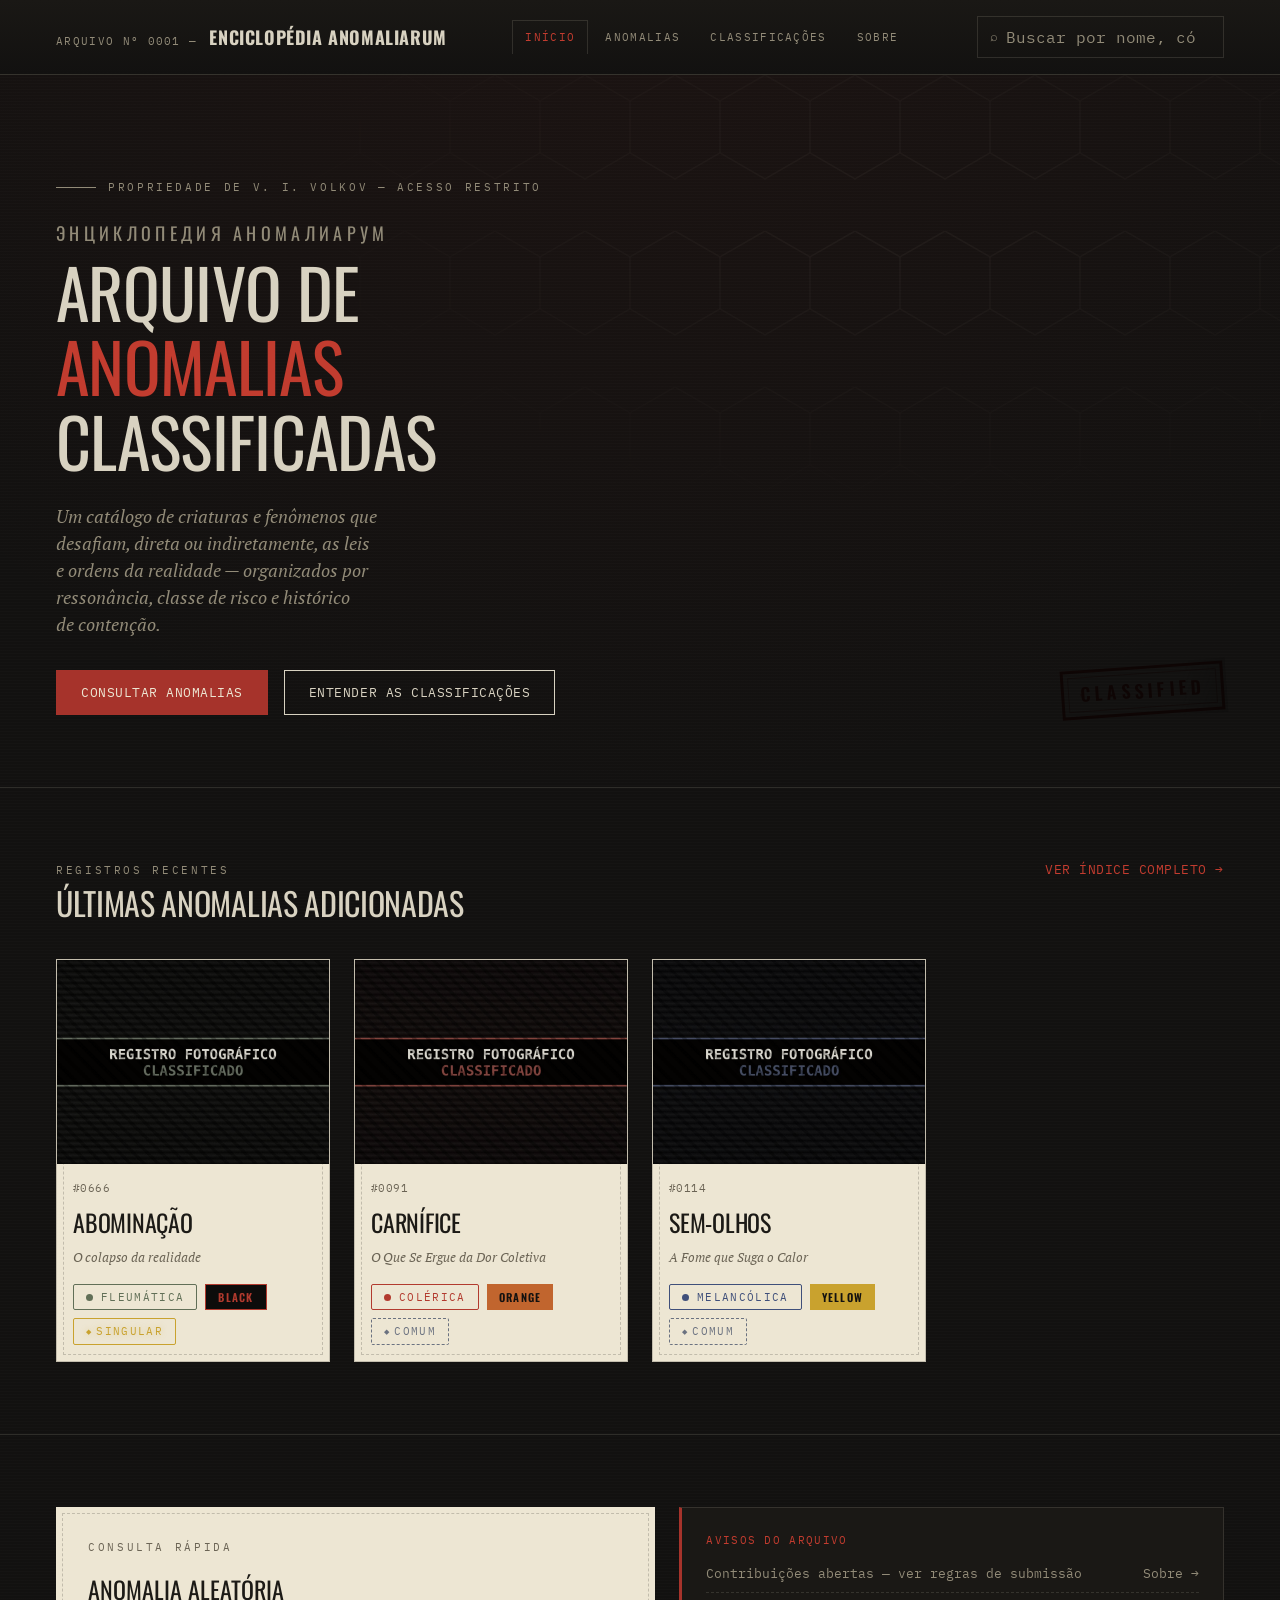
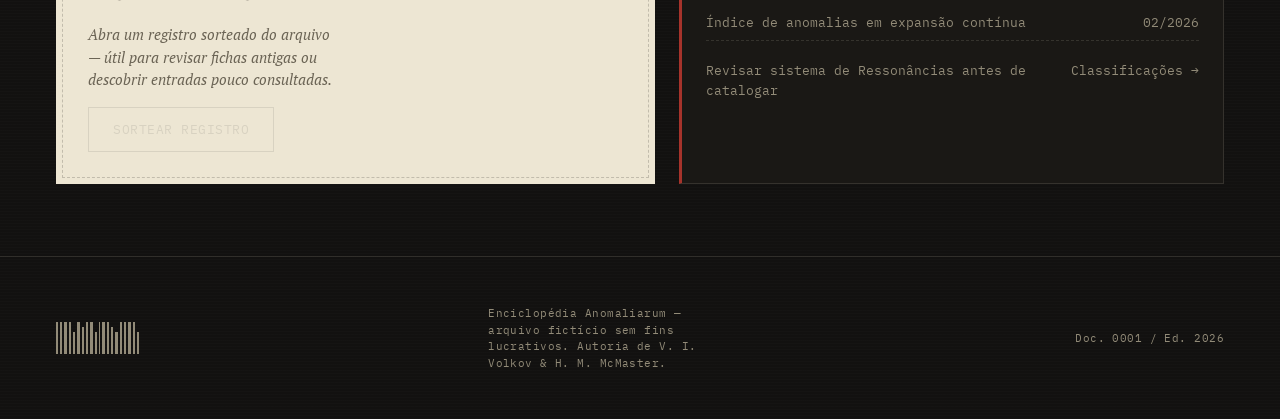
<file: index.html>
<!DOCTYPE html>
<html lang="pt-BR">
<head>
  <meta charset="UTF-8">
  <meta name="viewport" content="width=device-width, initial-scale=1.0">
  <title>Enciclopédia Anomaliarum — Arquivo de Anomalias Classificadas</title>
  <meta name="description" content="Arquivo confidencial de anomalias classificadas: criaturas e fenômenos que desafiam as leis da realidade, catalogados por ressonância e classe de risco.">

  <link rel="preconnect" href="https://fonts.googleapis.com">
  <link rel="preconnect" href="https://fonts.gstatic.com" crossorigin>
  <link href="https://fonts.googleapis.com/css2?family=Oswald:wght@400;500;600;700&family=IBM+Plex+Mono:wght@400;500;600&family=PT+Serif:ital,wght@0,400;1,400;0,700&display=swap" rel="stylesheet">

  <link rel="stylesheet" href="css/reset.css">
  <link rel="stylesheet" href="css/variables.css">
  <link rel="stylesheet" href="css/style.css">
  <link rel="stylesheet" href="css/components.css">
</head>
<body>
  <a class="skip-link" href="#conteudo">Pular para o conteúdo</a>

  <header class="site-header">
    <div class="container site-header__bar">
      <a href="index.html" class="site-header__brand">
        <span class="case-no">ARQUIVO Nº 0001 —</span>
        <strong>Enciclopédia&nbsp;Anomaliarum</strong>
      </a>

      <nav class="site-nav" aria-label="Navegação principal">
        <a class="dossier-tab" href="index.html" aria-current="page">Início</a>
        <a class="dossier-tab" href="anomalias.html">Anomalias</a>
        <a class="dossier-tab" href="classificacoes.html">Classificações</a>
        <a class="dossier-tab" href="sobre.html">Sobre</a>
      </nav>

      <form class="site-header__search" role="search" action="anomalias.html" method="get">
        <label for="busca-global" class="visually-hidden">Buscar anomalia</label>
        <span aria-hidden="true">⌕</span>
        <input type="search" id="busca-global" name="q" placeholder="Buscar por nome, código…">
      </form>
    </div>
  </header>

  <main id="conteudo">
    <section class="hero">
      <div class="hero__hex-field" aria-hidden="true"></div>
      <div class="container">
        <p class="hero__eyebrow">Propriedade de V. I. Volkov — acesso restrito</p>

        <div class="hero__grid">
          <div>
            <p class="hero__title-ru">Энциклопедия Аномалиарум</p>
            <h1 class="hero__title">Arquivo de <em>anomalias</em> classificadas</h1>
            <p class="hero__lede">
              Um catálogo de criaturas e fenômenos que desafiam, direta ou
              indiretamente, as leis e ordens da realidade — organizados por
              ressonância, classe de risco e histórico de contenção.
            </p>
            <div class="hero__actions">
              <a class="btn btn--primary" href="anomalias.html">Consultar anomalias</a>
              <a class="btn" href="classificacoes.html">Entender as classificações</a>
            </div>
          </div>

          <div class="hero__stamp-wrap" aria-hidden="true">
            <span class="stamp"><span class="stamp__grain"></span>Classified</span>
          </div>
        </div>
      </div>
    </section>

    <section class="section" aria-labelledby="destaques-titulo">
      <div class="container">
        <div class="section__header">
          <div>
            <p class="section__eyebrow">Registros recentes</p>
            <h2 class="section__title" id="destaques-titulo">Últimas anomalias adicionadas</h2>
          </div>
          <a class="section__link" href="anomalias.html">Ver índice completo →</a>
        </div>

        <div class="grid-destaques" id="destaques-grid" aria-live="polite">
          <div class="estado-vazio">
            <span class="estado-vazio__selo">Carregando</span>
            <h3 class="estado-vazio__titulo">Consultando o arquivo…</h3>
            <p class="estado-vazio__texto">Buscando os registros mais recentes.</p>
          </div>
        </div>
      </div>
    </section>

    <section class="section" aria-labelledby="painel-titulo">
      <div class="container">
        <h2 class="visually-hidden" id="painel-titulo">Painel de arquivo</h2>
        <div class="grid-destaques grid-destaques--painel">
          <div class="panel-aleatoria">
            <p class="section__eyebrow" style="color: var(--ink-faded);">Consulta rápida</p>
            <h3 class="panel-aleatoria__title">Anomalia aleatória</h3>
            <p class="panel-aleatoria__desc">
              Abra um registro sorteado do arquivo — útil para revisar
              fichas antigas ou descobrir entradas pouco consultadas.
            </p>
            <a class="btn" href="anomalias.html?aleatoria=1">Sortear registro</a>
          </div>

          <div class="panel-aviso">
            <p class="panel-aviso__label">Avisos do arquivo</p>
            <div class="panel-aviso__lista">
              <div class="panel-aviso__item">
                <span>Contribuições abertas — ver regras de submissão</span>
                <span>Sobre →</span>
              </div>
              <div class="panel-aviso__item">
                <span>Índice de anomalias em expansão contínua</span>
                <span>02/2026</span>
              </div>
              <div class="panel-aviso__item">
                <span>Revisar sistema de Ressonâncias antes de catalogar</span>
                <span>Classificações →</span>
              </div>
            </div>
          </div>
        </div>
      </div>
    </section>
  </main>

  <footer class="site-footer">
    <div class="container site-footer__row">
      <div class="barcode" aria-hidden="true">
        <span></span><span></span><span></span><span></span><span></span>
        <span></span><span></span><span></span><span></span><span></span>
        <span></span><span></span><span></span><span></span><span></span>
        <span></span><span></span><span></span><span></span><span></span>
      </div>
      <p class="site-footer__legal">
        Enciclopédia Anomaliarum — arquivo fictício sem fins lucrativos.
        Autoria de V. I. Volkov &amp; H. M. McMaster.
      </p>
      <p class="barcode__caption text-faded">Doc. 0001 / Ed. 2026</p>
    </div>
  </footer>

  <script src="js/utils.js"></script>
  <script src="js/data-loader.js"></script>
  <script src="js/render-cards.js"></script>
  <script src="js/search.js"></script>
  <script src="js/main.js" defer></script>
  <script>
    (function () {
      "use strict";
      var Enciclopedia = window.Enciclopedia;
      var grid = document.getElementById("destaques-grid");
      var LIMITE = 3;

      Enciclopedia.dataLoader.carregarTodas()
        .then(function (lista) {
          var recentes = Enciclopedia.search
            .ordenar(lista, "recentes")
            .slice(0, LIMITE);

          if (recentes.length === 0) {
            Enciclopedia.renderCards.renderizarEstadoVazio(grid, {
              titulo: "Nenhuma anomalia cadastrada ainda",
              texto: "Este arquivo está sendo montado. Volte em breve para ver os primeiros registros."
            });
            return;
          }

          Enciclopedia.renderCards.renderizar(recentes, grid);
        })
        .catch(function (erro) {
          Enciclopedia.renderCards.renderizarErro(grid, erro);
        });
    })();
  </script>
</body>
</html>
</file>
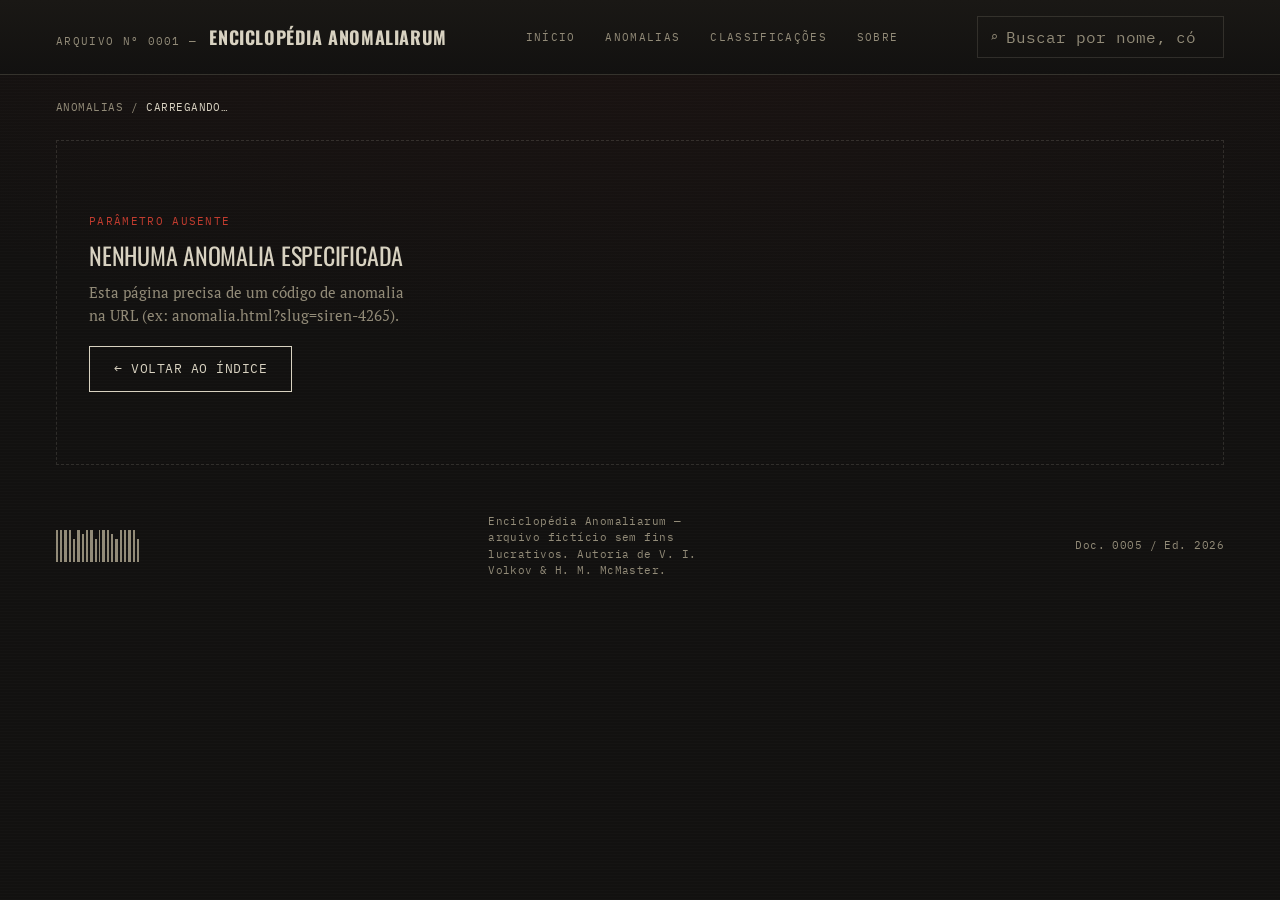
<file: anomalia.html>
<!DOCTYPE html>
<html lang="pt-BR">
<head>
  <meta charset="UTF-8">
  <meta name="viewport" content="width=device-width, initial-scale=1.0">
  <title>Ficha de Anomalia — Enciclopédia Anomaliarum</title>
  <meta name="description" content="Ficha individual de anomalia classificada: dados biográficos, físicos, atributos e notas de campo.">

  <link rel="preconnect" href="https://fonts.googleapis.com">
  <link rel="preconnect" href="https://fonts.gstatic.com" crossorigin>
  <link href="https://fonts.googleapis.com/css2?family=Oswald:wght@400;500;600;700&family=IBM+Plex+Mono:wght@400;500;600&family=PT+Serif:ital,wght@0,400;1,400;0,700&display=swap" rel="stylesheet">

  <link rel="stylesheet" href="css/reset.css">
  <link rel="stylesheet" href="css/variables.css">
  <link rel="stylesheet" href="css/style.css">
  <link rel="stylesheet" href="css/components.css">
  <link rel="stylesheet" href="css/ficha.css">
</head>
<body>
  <a class="skip-link" href="#conteudo">Pular para o conteúdo</a>

  <header class="site-header">
    <div class="container site-header__bar">
      <a href="index.html" class="site-header__brand">
        <span class="case-no">ARQUIVO Nº 0001 —</span>
        <strong>Enciclopédia&nbsp;Anomaliarum</strong>
      </a>

      <nav class="site-nav" aria-label="Navegação principal">
        <a class="dossier-tab" href="index.html">Início</a>
        <a class="dossier-tab" href="anomalias.html" aria-current="page">Anomalias</a>
        <a class="dossier-tab" href="classificacoes.html">Classificações</a>
        <a class="dossier-tab" href="sobre.html">Sobre</a>
      </nav>

      <form class="site-header__search" role="search" action="anomalias.html" method="get">
        <label for="busca-global" class="visually-hidden">Buscar anomalia</label>
        <span aria-hidden="true">⌕</span>
        <input type="search" id="busca-global" name="q" placeholder="Buscar por nome, código…">
      </form>
    </div>
  </header>

  <main id="conteudo">
    <div class="container">
      <p class="ficha-breadcrumb">
        <a href="anomalias.html">Anomalias</a>
        <span aria-hidden="true">/</span>
        <span class="ficha-breadcrumb__atual" id="breadcrumb-atual">Carregando…</span>
      </p>

      <div id="ficha-root">
        <div class="ficha-estado">
          <span class="estado-vazio__selo">Consultando arquivo</span>
          <h1 class="estado-vazio__titulo">Abrindo registro…</h1>
          <p class="estado-vazio__texto">Aguarde enquanto os dados desta anomalia são carregados.</p>
        </div>
      </div>
    </div>
  </main>

  <footer class="site-footer">
    <div class="container site-footer__row">
      <div class="barcode" aria-hidden="true">
        <span></span><span></span><span></span><span></span><span></span>
        <span></span><span></span><span></span><span></span><span></span>
        <span></span><span></span><span></span><span></span><span></span>
        <span></span><span></span><span></span><span></span><span></span>
      </div>
      <p class="site-footer__legal">
        Enciclopédia Anomaliarum — arquivo fictício sem fins lucrativos.
        Autoria de V. I. Volkov &amp; H. M. McMaster.
      </p>
      <p class="barcode__caption text-faded">Doc. 0005 / Ed. 2026</p>
    </div>
  </footer>

  <script src="js/utils.js"></script>
  <script src="js/data-loader.js"></script>
  <script src="js/render-ficha.js"></script>
  <script src="js/main.js" defer></script>
  <script>
    (function () {
      "use strict";

      var Enciclopedia = window.Enciclopedia;
      var root = document.getElementById("ficha-root");

      function lerSlug() {
        var params = new URLSearchParams(window.location.search);
        return params.get("slug");
      }

      async function iniciar() {
        var slug = lerSlug();

        if (!slug) {
          Enciclopedia.renderFicha.renderizarEstadoErro(root, {
            selo: "Parâmetro ausente",
            titulo: "Nenhuma anomalia especificada",
            texto: "Esta página precisa de um código de anomalia na URL (ex: anomalia.html?slug=siren-4265)."
          });
          return;
        }

        try {
          var anomalia = await Enciclopedia.dataLoader.carregarAnomalia(slug);
          root.innerHTML = Enciclopedia.renderFicha.montarFicha(anomalia);
          Enciclopedia.renderFicha.atualizarMetadados(anomalia);
        } catch (erro) {
          console.error("[Enciclopedia] falha ao carregar a ficha:", erro);
          Enciclopedia.renderFicha.renderizarEstadoErro(root, {
            texto: "O registro \"" + slug + "\" não foi encontrado no arquivo, ou o dados.json está corrompido."
          });
        }
      }

      iniciar();
    })();
  </script>
</body>
</html>
</file>
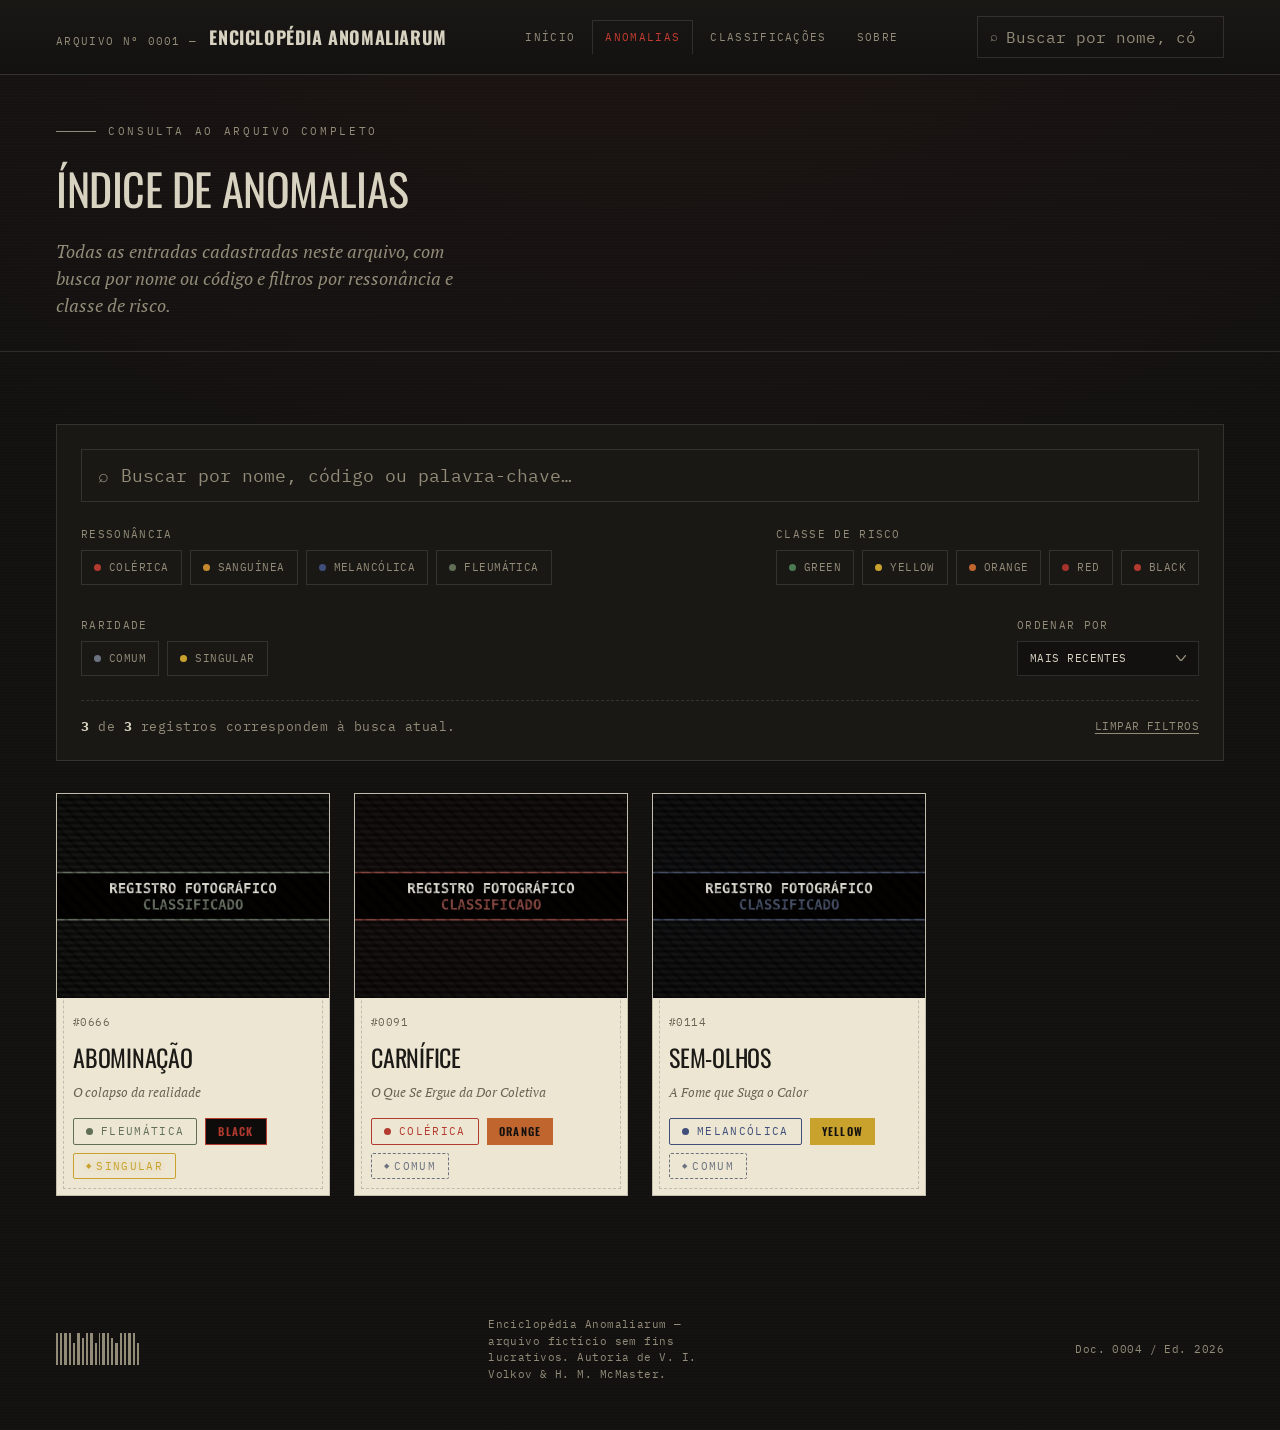
<file: anomalias.html>
<!DOCTYPE html>
<html lang="pt-BR">
<head>
  <meta charset="UTF-8">
  <meta name="viewport" content="width=device-width, initial-scale=1.0">
  <title>Índice de Anomalias — Enciclopédia Anomaliarum</title>
  <meta name="description" content="Índice completo de anomalias classificadas, com busca por nome ou código e filtros por ressonância e classe de risco.">

  <link rel="preconnect" href="https://fonts.googleapis.com">
  <link rel="preconnect" href="https://fonts.gstatic.com" crossorigin>
  <link href="https://fonts.googleapis.com/css2?family=Oswald:wght@400;500;600;700&family=IBM+Plex+Mono:wght@400;500;600&family=PT+Serif:ital,wght@0,400;1,400;0,700&display=swap" rel="stylesheet">

  <link rel="stylesheet" href="css/reset.css">
  <link rel="stylesheet" href="css/variables.css">
  <link rel="stylesheet" href="css/style.css">
  <link rel="stylesheet" href="css/components.css">
</head>
<body>
  <a class="skip-link" href="#conteudo">Pular para o conteúdo</a>

  <header class="site-header">
    <div class="container site-header__bar">
      <a href="index.html" class="site-header__brand">
        <span class="case-no">ARQUIVO Nº 0001 —</span>
        <strong>Enciclopédia&nbsp;Anomaliarum</strong>
      </a>

      <nav class="site-nav" aria-label="Navegação principal">
        <a class="dossier-tab" href="index.html">Início</a>
        <a class="dossier-tab" href="anomalias.html" aria-current="page">Anomalias</a>
        <a class="dossier-tab" href="classificacoes.html">Classificações</a>
        <a class="dossier-tab" href="sobre.html">Sobre</a>
      </nav>

      <form class="site-header__search" role="search" action="anomalias.html" method="get">
        <label for="busca-global" class="visually-hidden">Buscar anomalia</label>
        <span aria-hidden="true">⌕</span>
        <input type="search" id="busca-global" name="q" placeholder="Buscar por nome, código…">
      </form>
    </div>
  </header>

  <main id="conteudo">
    <section class="page-hero">
      <div class="container">
        <p class="page-hero__eyebrow">Consulta ao arquivo completo</p>
        <h1 class="page-hero__title">Índice de anomalias</h1>
        <p class="page-hero__lede">
          Todas as entradas cadastradas neste arquivo, com busca por nome
          ou código e filtros por ressonância e classe de risco.
        </p>
      </div>
    </section>

    <section class="section" style="border-bottom: none;">
      <div class="container">

        <form class="filtro-painel" id="form-filtros" role="search" aria-label="Busca e filtros de anomalias">
          <div class="campo-busca-grande">
            <span aria-hidden="true">⌕</span>
            <label for="busca-indice" class="visually-hidden">Buscar por nome, código ou palavra-chave</label>
            <input type="search" id="busca-indice" name="q" placeholder="Buscar por nome, código ou palavra-chave…" autocomplete="off">
          </div>

          <div class="filtro-linha">
            <div class="filtro-grupo" role="group" aria-label="Filtrar por ressonância">
              <span class="filtro-grupo__label">Ressonância</span>
              <div class="filtro-grupo__opcoes" id="filtro-ressonancia">
                <button type="button" class="chip-toggle" style="--chip-cor: var(--res-colerica);" data-ressonancia="colerica" aria-pressed="false">Colérica</button>
                <button type="button" class="chip-toggle" style="--chip-cor: var(--res-sanguinea);" data-ressonancia="sanguinea" aria-pressed="false">Sanguínea</button>
                <button type="button" class="chip-toggle" style="--chip-cor: var(--res-melancolica);" data-ressonancia="melancolica" aria-pressed="false">Melancólica</button>
                <button type="button" class="chip-toggle" style="--chip-cor: var(--res-fleumatica);" data-ressonancia="fleumatica" aria-pressed="false">Fleumática</button>
              </div>
            </div>

            <div class="filtro-grupo" role="group" aria-label="Filtrar por classe de risco">
              <span class="filtro-grupo__label">Classe de risco</span>
              <div class="filtro-grupo__opcoes" id="filtro-classe">
                <button type="button" class="chip-toggle" style="--chip-cor: var(--classe-green);" data-classe="green" aria-pressed="false">Green</button>
                <button type="button" class="chip-toggle" style="--chip-cor: var(--classe-yellow);" data-classe="yellow" aria-pressed="false">Yellow</button>
                <button type="button" class="chip-toggle" style="--chip-cor: var(--classe-orange);" data-classe="orange" aria-pressed="false">Orange</button>
                <button type="button" class="chip-toggle" style="--chip-cor: var(--classe-red);" data-classe="red" aria-pressed="false">Red</button>
                <button type="button" class="chip-toggle" style="--chip-cor: var(--classe-black-outline);" data-classe="black" aria-pressed="false">Black</button>
              </div>
            </div>

            <div class="filtro-grupo" role="group" aria-label="Filtrar por raridade">
              <span class="filtro-grupo__label">Raridade</span>
              <div class="filtro-grupo__opcoes" id="filtro-raridade">
                <button type="button" class="chip-toggle" style="--chip-cor: var(--raridade-comum);" data-raridade="comum" aria-pressed="false">Comum</button>
                <button type="button" class="chip-toggle" style="--chip-cor: var(--raridade-singular);" data-raridade="singular" aria-pressed="false">Singular</button>
              </div>
            </div>

            <div class="filtro-grupo">
              <label class="filtro-grupo__label" for="ordenacao">Ordenar por</label>
              <select class="select-mono" id="ordenacao" name="ordenacao">
                <option value="recentes">Mais recentes</option>
                <option value="alfabetica">Ordem alfabética</option>
                <option value="classe">Classe de risco</option>
              </select>
            </div>
          </div>

          <div class="filtro-rodape">
            <p class="resultado-contagem" id="resultado-contagem" aria-live="polite">Carregando arquivo…</p>
            <button type="button" class="btn-limpar" id="btn-limpar-filtros">Limpar filtros</button>
          </div>
        </form>

        <div class="grid-destaques" id="anomalias-grid" style="margin-top: var(--sp-6);" aria-live="polite">
          <div class="estado-vazio">
            <span class="estado-vazio__selo">Carregando</span>
            <h3 class="estado-vazio__titulo">Consultando o arquivo…</h3>
            <p class="estado-vazio__texto">Buscando os registros cadastrados.</p>
          </div>
        </div>

        <noscript>
          <p class="text-faded" style="margin-top: var(--sp-5);">
            Este índice depende de JavaScript para carregar os registros.
            Habilite o JavaScript do navegador para consultar as anomalias.
          </p>
        </noscript>
      </div>
    </section>
  </main>

  <footer class="site-footer">
    <div class="container site-footer__row">
      <div class="barcode" aria-hidden="true">
        <span></span><span></span><span></span><span></span><span></span>
        <span></span><span></span><span></span><span></span><span></span>
        <span></span><span></span><span></span><span></span><span></span>
        <span></span><span></span><span></span><span></span><span></span>
      </div>
      <p class="site-footer__legal">
        Enciclopédia Anomaliarum — arquivo fictício sem fins lucrativos.
        Autoria de V. I. Volkov &amp; H. M. McMaster.
      </p>
      <p class="barcode__caption text-faded">Doc. 0004 / Ed. 2026</p>
    </div>
  </footer>

  <script src="js/utils.js"></script>
  <script src="js/data-loader.js"></script>
  <script src="js/render-cards.js"></script>
  <script src="js/search.js"></script>
  <script src="js/main.js" defer></script>
  <script>
    (function () {
      "use strict";

      var Enciclopedia = window.Enciclopedia;
      var grid = document.getElementById("anomalias-grid");
      var contagemEl = document.getElementById("resultado-contagem");
      var campoBusca = document.getElementById("busca-indice");
      var selectOrdenacao = document.getElementById("ordenacao");
      var btnLimpar = document.getElementById("btn-limpar-filtros");
      var gruposChip = [
        { container: document.getElementById("filtro-ressonancia"), atributo: "ressonancia" },
        { container: document.getElementById("filtro-classe"), atributo: "classe" },
        { container: document.getElementById("filtro-raridade"), atributo: "raridade" }
      ];

      var todasAnomalias = [];
      var estado = {
        texto: "",
        ressonancias: new Set(),
        classes: new Set(),
        raridades: new Set(),
        ordenacao: "recentes"
      };

      function lerParametrosUrl() {
        var params = new URLSearchParams(window.location.search);
        var q = params.get("q");
        if (q) {
          estado.texto = q;
          campoBusca.value = q;
        }
        return params;
      }

      function atualizarContagem(qtdFiltrada, qtdTotal) {
        if (qtdTotal === 0) {
          contagemEl.innerHTML = "Nenhuma anomalia cadastrada no arquivo ainda.";
          return;
        }
        contagemEl.innerHTML =
          "<strong>" + qtdFiltrada + "</strong> de <strong>" + qtdTotal + "</strong> registro" +
          (qtdTotal === 1 ? "" : "s") + " correspondem à busca atual.";
      }

      function renderizarLista() {
        var resultado = Enciclopedia.search.aplicar(todasAnomalias, estado);
        atualizarContagem(resultado.length, todasAnomalias.length);

        if (resultado.length === 0) {
          if (todasAnomalias.length === 0) {
            Enciclopedia.renderCards.renderizarEstadoVazio(grid, {
              titulo: "Nenhuma anomalia cadastrada ainda",
              texto: "Este arquivo está sendo montado. Volte em breve — ou contribua com um novo registro (ver página Sobre)."
            });
          } else {
            Enciclopedia.renderCards.renderizarEstadoVazio(grid, {
              titulo: "Nenhum registro corresponde a esses filtros",
              texto: "Tente remover algum filtro ou ajustar o termo de busca."
            });
          }
          return;
        }

        Enciclopedia.renderCards.renderizar(resultado, grid);
        return resultado;
      }

      function alternarChip(botao, colecao) {
        var pressionado = botao.getAttribute("aria-pressed") === "true";
        botao.setAttribute("aria-pressed", String(!pressionado));
        var chave = botao.dataset.ressonancia || botao.dataset.classe || botao.dataset.raridade;
        if (pressionado) {
          colecao.delete(chave);
        } else {
          colecao.add(chave);
        }
      }

      function limparFiltros() {
        estado.texto = "";
        estado.ressonancias.clear();
        estado.classes.clear();
        estado.raridades.clear();
        estado.ordenacao = "recentes";
        campoBusca.value = "";
        selectOrdenacao.value = "recentes";
        document.querySelectorAll(".chip-toggle").forEach(function (chip) {
          chip.setAttribute("aria-pressed", "false");
        });
        renderizarLista();
      }

      function sortearAnomalia() {
        if (todasAnomalias.length === 0) return;
        var escolhida = todasAnomalias[Math.floor(Math.random() * todasAnomalias.length)];
        limparFiltros();
        requestAnimationFrame(function () {
          var card = grid.querySelector('[data-slug="' + CSS.escape(escolhida.slug) + '"]');
          if (!card) return;
          card.scrollIntoView({ behavior: "smooth", block: "center" });
          card.classList.add("card-anomalia--sorteada");
          card.setAttribute("tabindex", "-1");
          card.focus({ preventScroll: true });
          setTimeout(function () {
            card.classList.remove("card-anomalia--sorteada");
          }, 2600);
        });
      }

      function inicializarEventos() {
        campoBusca.addEventListener(
          "input",
          Enciclopedia.utils.debounce(function () {
            estado.texto = campoBusca.value;
            renderizarLista();
          }, 200)
        );

        selectOrdenacao.addEventListener("change", function () {
          estado.ordenacao = selectOrdenacao.value;
          renderizarLista();
        });

        gruposChip.forEach(function (grupo) {
          if (!grupo.container) return;
          grupo.container.addEventListener("click", function (evento) {
            var botao = evento.target.closest(".chip-toggle");
            if (!botao) return;
            var colecao =
              grupo.atributo === "ressonancia" ? estado.ressonancias :
              grupo.atributo === "classe" ? estado.classes :
              estado.raridades;
            alternarChip(botao, colecao);
            renderizarLista();
          });
        });

        btnLimpar.addEventListener("click", limparFiltros);

        document.getElementById("form-filtros").addEventListener("submit", function (evento) {
          evento.preventDefault();
        });
      }

      async function iniciar() {
        var params = lerParametrosUrl();
        inicializarEventos();

        try {
          todasAnomalias = await Enciclopedia.dataLoader.carregarTodas();
        } catch (erro) {
          Enciclopedia.renderCards.renderizarErro(grid, erro);
          contagemEl.textContent = "Não foi possível carregar o arquivo.";
          return;
        }

        renderizarLista();

        if (params.get("aleatoria") === "1") {
          sortearAnomalia();
        }
      }

      iniciar();
    })();
  </script>
</body>
</html>
</file>
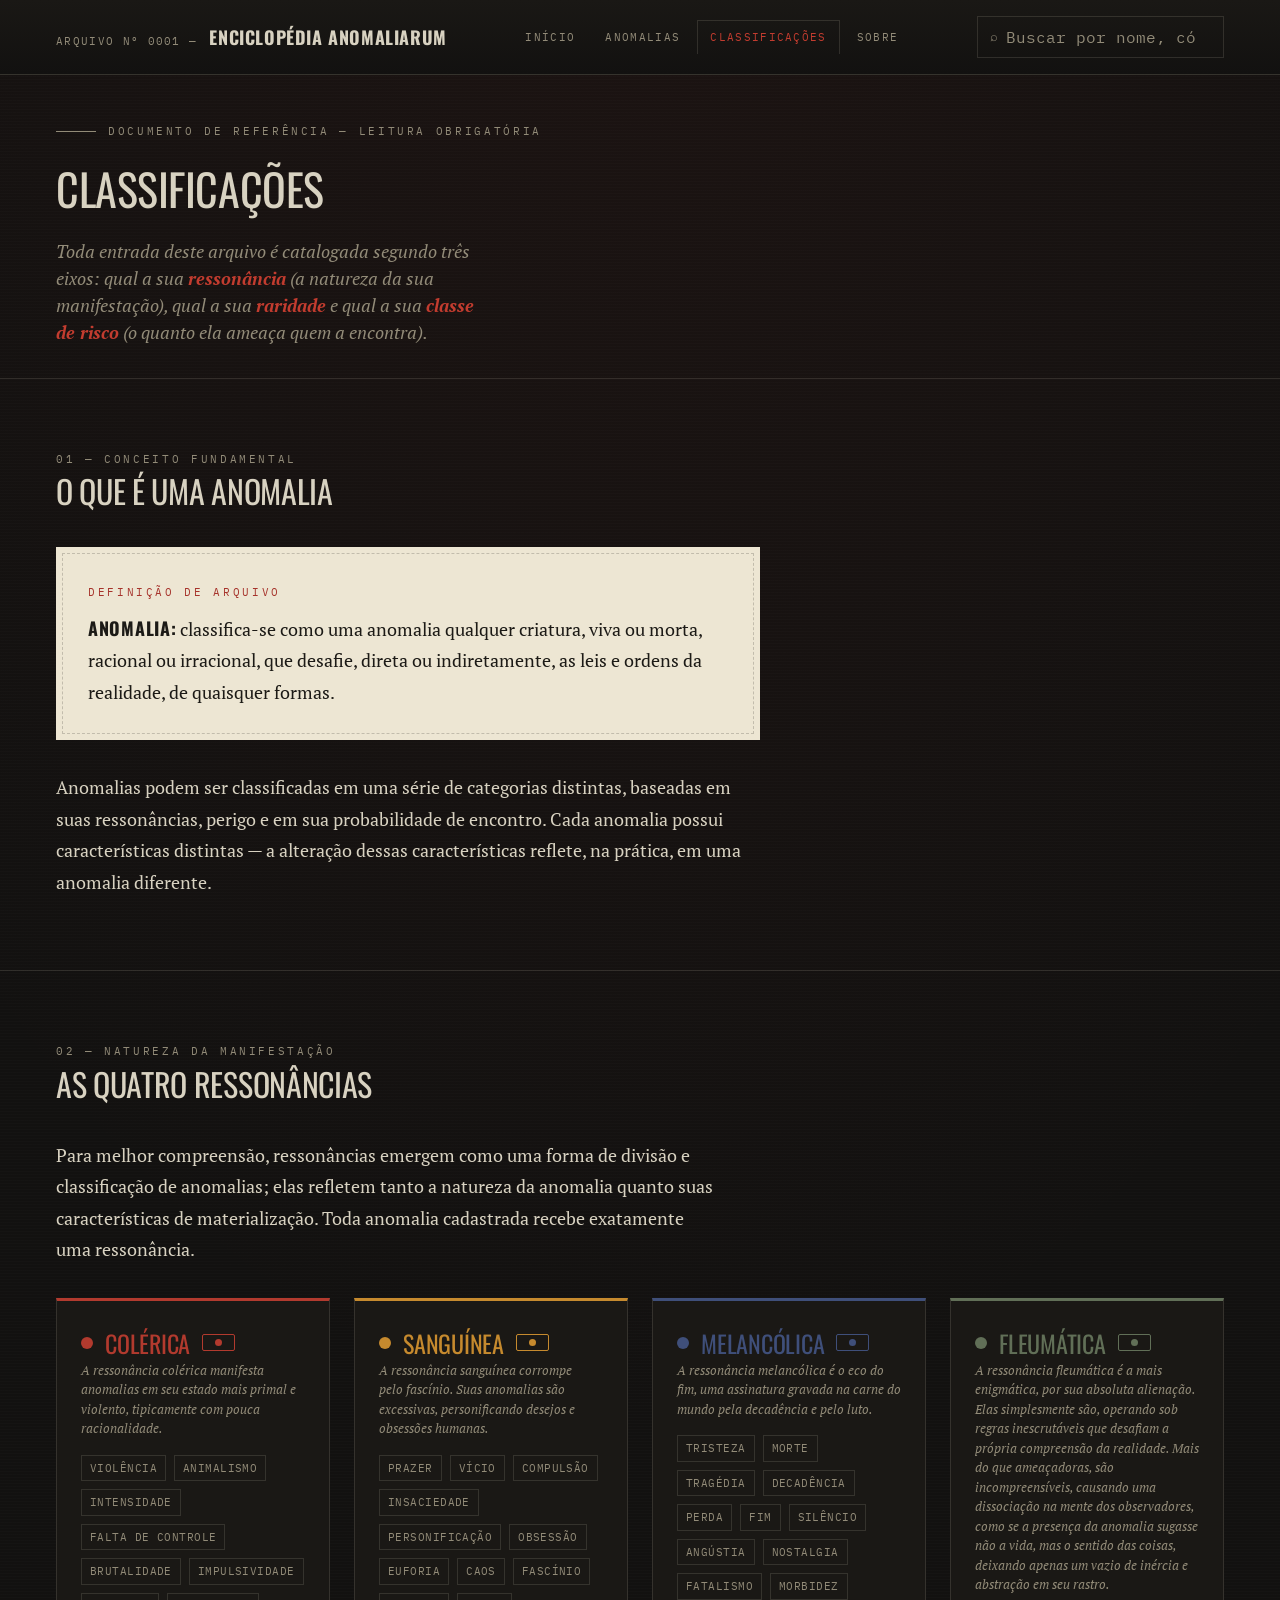
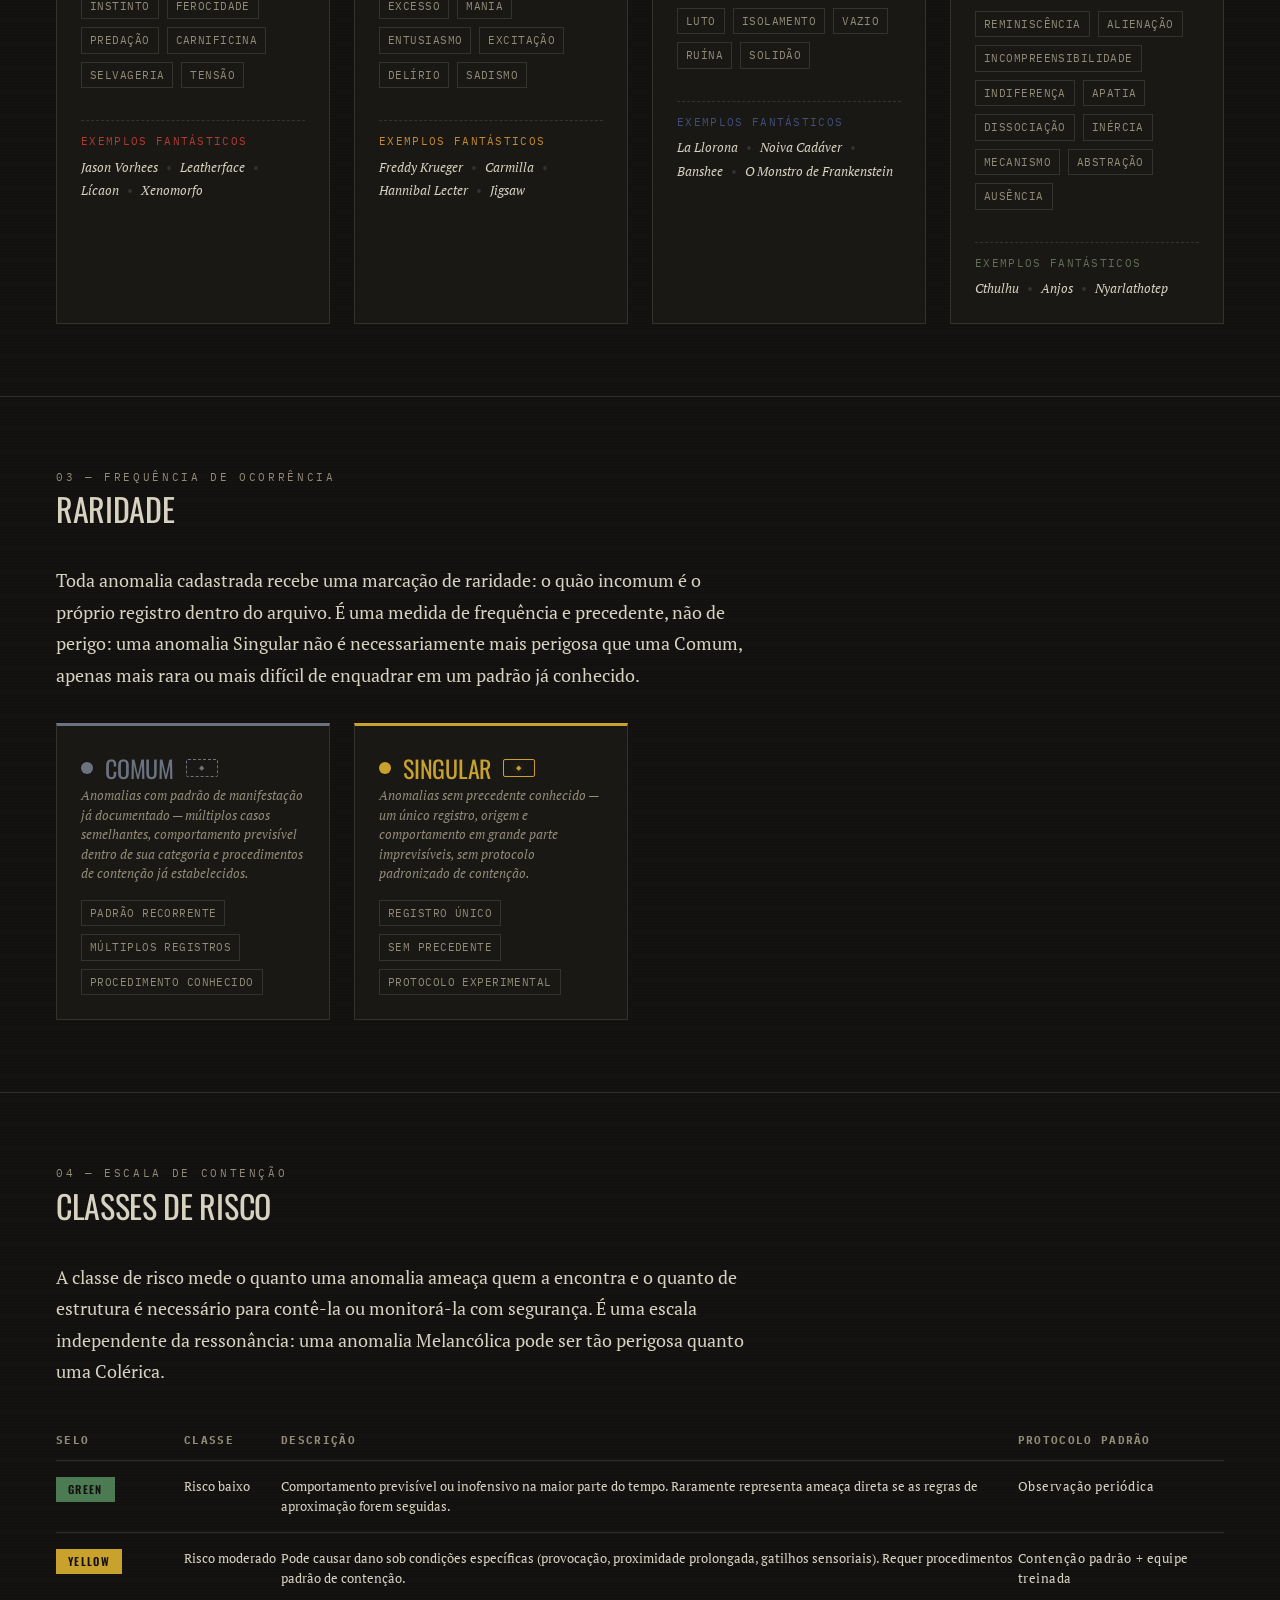
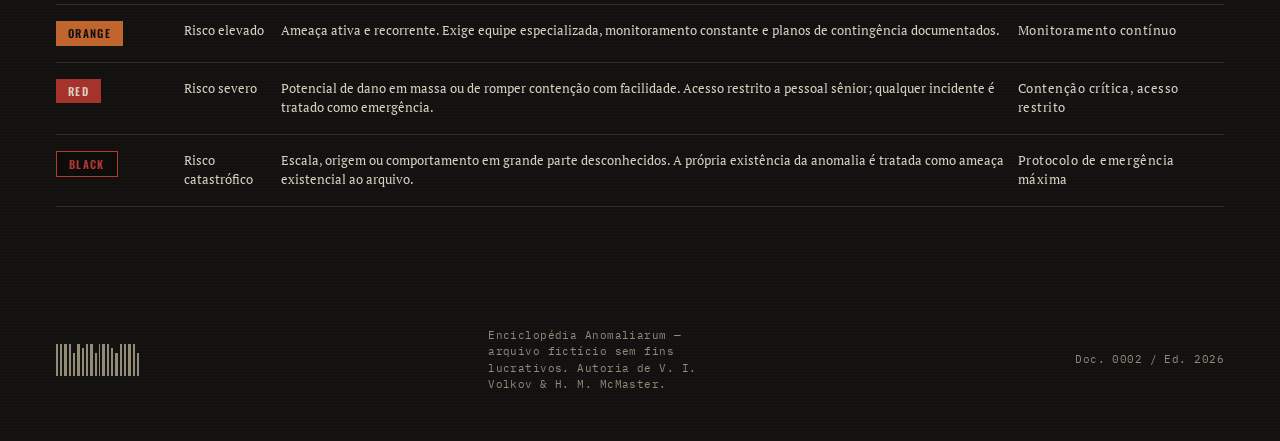
<file: classificacoes.html>
<!DOCTYPE html>
<html lang="pt-BR">
<head>
  <meta charset="UTF-8">
  <meta name="viewport" content="width=device-width, initial-scale=1.0">
  <title>Classificações — Enciclopédia Anomaliarum</title>
  <meta name="description" content="Definição de Anomalia, o sistema de Ressonâncias (Colérica, Sanguínea, Melancólica, Fleumática) e a escala de Classes de risco usados na Enciclopédia Anomaliarum.">

  <link rel="preconnect" href="https://fonts.googleapis.com">
  <link rel="preconnect" href="https://fonts.gstatic.com" crossorigin>
  <link href="https://fonts.googleapis.com/css2?family=Oswald:wght@400;500;600;700&family=IBM+Plex+Mono:wght@400;500;600&family=PT+Serif:ital,wght@0,400;1,400;0,700&display=swap" rel="stylesheet">

  <link rel="stylesheet" href="css/reset.css">
  <link rel="stylesheet" href="css/variables.css">
  <link rel="stylesheet" href="css/style.css">
  <link rel="stylesheet" href="css/components.css">
</head>
<body>
  <a class="skip-link" href="#conteudo">Pular para o conteúdo</a>

  <header class="site-header">
    <div class="container site-header__bar">
      <a href="index.html" class="site-header__brand">
        <span class="case-no">ARQUIVO Nº 0001 —</span>
        <strong>Enciclopédia&nbsp;Anomaliarum</strong>
      </a>

      <nav class="site-nav" aria-label="Navegação principal">
        <a class="dossier-tab" href="index.html">Início</a>
        <a class="dossier-tab" href="anomalias.html">Anomalias</a>
        <a class="dossier-tab" href="classificacoes.html" aria-current="page">Classificações</a>
        <a class="dossier-tab" href="sobre.html">Sobre</a>
      </nav>

      <form class="site-header__search" role="search" action="anomalias.html" method="get">
        <label for="busca-global" class="visually-hidden">Buscar anomalia</label>
        <span aria-hidden="true">⌕</span>
        <input type="search" id="busca-global" name="q" placeholder="Buscar por nome, código…">
      </form>
    </div>
  </header>

  <main id="conteudo">
    <section class="page-hero">
      <div class="container">
        <p class="page-hero__eyebrow">Documento de referência — leitura obrigatória</p>
        <h1 class="page-hero__title">Classificações</h1>
        <p class="page-hero__lede">
          Toda entrada deste arquivo é catalogada segundo três eixos: qual a sua <strong style="color:var(--red-stamp-bright)">ressonância</strong>
          (a natureza da sua manifestação), qual a sua <strong style="color:var(--red-stamp-bright)">raridade</strong> e qual a sua <strong style="color:var(--red-stamp-bright)">classe de risco</strong>
          (o quanto ela ameaça quem a encontra).
        </p>
      </div>
    </section>

    <!-- ================= DEFINIÇÃO DE ANOMALIA ================= -->
    <section class="section" aria-labelledby="definicao-titulo">
      <div class="container">
        <div class="section__header">
          <div>
            <p class="section__eyebrow">01 — Conceito fundamental</p>
            <h2 class="section__title" id="definicao-titulo">O que é uma Anomalia</h2>
          </div>
        </div>

        <div class="definicao-box">
          <span class="definicao-box__termo">Definição de arquivo</span>
          <p class="definicao-box__texto">
            <strong>Anomalia:</strong> classifica-se como uma anomalia qualquer
            criatura, viva ou morta, racional ou irracional, que desafie,
            direta ou indiretamente, as leis e ordens da realidade, de
            quaisquer formas.
          </p>
        </div>

        <div class="prose" style="margin-top: var(--sp-6);">
          <p>
            Anomalias podem ser classificadas em uma série de categorias
            distintas, baseadas em suas ressonâncias, perigo e em sua probabilidade
            de encontro. Cada anomalia possui características distintas —
            a alteração dessas características reflete, na prática, em uma
            anomalia diferente.
          </p>
        </div>
      </div>
    </section>

    <!-- ================= RESSONÂNCIAS ================= -->
    <section class="section" aria-labelledby="ressonancias-titulo">
      <div class="container">
        <div class="section__header">
          <div>
            <p class="section__eyebrow">02 — Natureza da manifestação</p>
            <h2 class="section__title" id="ressonancias-titulo">As quatro Ressonâncias</h2>
          </div>
        </div>

        <div class="prose" style="margin-bottom: var(--sp-6);">
          <p>
            Para melhor compreensão, ressonâncias emergem como uma forma de
            divisão e classificação de anomalias; elas refletem tanto a
            natureza da anomalia quanto suas características de
            materialização. Toda anomalia cadastrada recebe exatamente uma
            ressonância.
          </p>
        </div>

        <div class="grid-destaques">
          <article class="card-ressonancia" style="--res-cor: var(--res-colerica);">
            <div>
              <h3 class="card-ressonancia__nome">
                Colérica
                <span class="badge-ressonancia badge-ressonancia--colerica" aria-hidden="true"></span>
              </h3>
              <p class="card-ressonancia__desc">
                A ressonância colérica manifesta anomalias em seu estado mais primal e violento, tipicamente com pouca racionalidade.
              </p>
            </div>
            <ul class="chip-list">
              <li class="chip">Violência</li>
              <li class="chip">Animalismo</li>
              <li class="chip">Intensidade</li>
              <li class="chip">Falta de controle</li>
              <li class="chip">Brutalidade</li>
              <li class="chip">Impulsividade</li>
              <li class="chip">Instinto</li>
              <li class="chip">Ferocidade</li>
              <li class="chip">Predação</li>
              <li class="chip">Carnificina</li>
              <li class="chip">Selvageria</li>
              <li class="chip">Tensão</li>
            </ul>
            <div class="card-ressonancia__exemplos">
              <span class="card-ressonancia__exemplos-label">Exemplos fantásticos</span>
              <ul class="lista-exemplos">
                <li class="exemplo-fantastico">Jason Vorhees</li>
                <li class="exemplo-fantastico">Leatherface</li>
                <li class="exemplo-fantastico">Lícaon</li>
                <li class="exemplo-fantastico">Xenomorfo</li>
              </ul>
            </div>
          </article>

          <article class="card-ressonancia" style="--res-cor: var(--res-sanguinea);">
            <div>
              <h3 class="card-ressonancia__nome">
                Sanguínea
                <span class="badge-ressonancia badge-ressonancia--sanguinea" aria-hidden="true"></span>
              </h3>
              <p class="card-ressonancia__desc">
                A ressonância sanguínea corrompe pelo fascínio. Suas anomalias são excessivas, personificando desejos e obsessões humanas.
              </p>
            </div>
            <ul class="chip-list">
              <li class="chip">Prazer</li>
              <li class="chip">Vício</li>
              <li class="chip">Compulsão</li>
              <li class="chip">Insaciedade</li>
              <li class="chip">Personificação</li>
              <li class="chip">Obsessão</li>
              <li class="chip">Euforia</li>
              <li class="chip">Caos</li>
              <li class="chip">Fascínio</li>
              <li class="chip">Excesso</li>
              <li class="chip">Mania</li>
              <li class="chip">Entusiasmo</li>
              <li class="chip">Excitação</li>
              <li class="chip">Delírio</li>
              <li class="chip">Sadismo</li>
            </ul>
            <div class="card-ressonancia__exemplos">
              <span class="card-ressonancia__exemplos-label">Exemplos fantásticos</span>
              <ul class="lista-exemplos">
                <li class="exemplo-fantastico">Freddy Krueger</li>
                <li class="exemplo-fantastico">Carmilla</li>
                <li class="exemplo-fantastico">Hannibal Lecter</li>
                <li class="exemplo-fantastico">Jigsaw</li>
              </ul>
            </div>
          </article>

          <article class="card-ressonancia" style="--res-cor: var(--res-melancolica);">
            <div>
              <h3 class="card-ressonancia__nome">
                Melancólica
                <span class="badge-ressonancia badge-ressonancia--melancolica" aria-hidden="true"></span>
              </h3>
              <p class="card-ressonancia__desc">
                A ressonância melancólica é o eco do fim, uma assinatura gravada na carne do mundo pela decadência e pelo luto. 
              </p>
            </div>
            <ul class="chip-list">
              <li class="chip">Tristeza</li>
              <li class="chip">Morte</li>
              <li class="chip">Tragédia</li>
              <li class="chip">Decadência</li>
              <li class="chip">Perda</li>
              <li class="chip">Fim</li>
              <li class="chip">Silêncio</li>
              <li class="chip">Angústia</li>
              <li class="chip">Nostalgia</li>
              <li class="chip">Fatalismo</li>
              <li class="chip">Morbidez</li>
              <li class="chip">Luto</li>
              <li class="chip">Isolamento</li>
              <li class="chip">Vazio</li>
              <li class="chip">Ruína</li>
              <li class="chip">Solidão</li>
            </ul>
            <div class="card-ressonancia__exemplos">
              <span class="card-ressonancia__exemplos-label">Exemplos fantásticos</span>
              <ul class="lista-exemplos">
                <li class="exemplo-fantastico">La Llorona</li>
                <li class="exemplo-fantastico">Noiva Cadáver</li>
                <li class="exemplo-fantastico">Banshee</li>
                <li class="exemplo-fantastico">O Monstro de Frankenstein</li>
              </ul>
            </div>
          </article>

          <article class="card-ressonancia" style="--res-cor: var(--res-fleumatica);">
            <div>
              <h3 class="card-ressonancia__nome">
                Fleumática
                <span class="badge-ressonancia badge-ressonancia--fleumatica" aria-hidden="true"></span>
              </h3>
              <p class="card-ressonancia__desc">
                A ressonância fleumática é a mais enigmática, por sua absoluta alienação. Elas simplesmente são, operando sob regras inescrutáveis que desafiam a própria compreensão da realidade. Mais do que ameaçadoras, são incompreensíveis, causando uma dissociação na mente dos observadores, como se a presença da anomalia sugasse não a vida, mas o sentido das coisas, deixando apenas um vazio de inércia e abstração em seu rastro.

              </p>
            </div>
            <ul class="chip-list">
              <li class="chip">Reminiscência</li>
              <li class="chip">Alienação</li>
              <li class="chip">Incompreensibilidade</li>
              <li class="chip">Indiferença</li>
              <li class="chip">Apatia</li>
              <li class="chip">Dissociação</li>
              <li class="chip">Inércia</li>
              <li class="chip">Mecanismo</li>
              <li class="chip">Abstração</li>
              <li class="chip">Ausência</li>
            </ul>
            <div class="card-ressonancia__exemplos">
              <span class="card-ressonancia__exemplos-label">Exemplos fantásticos</span>
              <ul class="lista-exemplos">
                <li class="exemplo-fantastico">Cthulhu</li>
                <li class="exemplo-fantastico">Anjos</li>
                <li class="exemplo-fantastico">Nyarlathotep</li>
              </ul>
            </div>
          </article>
        </div>
      </div>
    </section>

    <!-- ================= RARIDADE ================= -->
    <section class="section" aria-labelledby="raridade-titulo">
      <div class="container">
        <div class="section__header">
          <div>
            <p class="section__eyebrow">03 — Frequência de ocorrência</p>
            <h2 class="section__title" id="raridade-titulo">Raridade</h2>
          </div>
        </div>

        <div class="prose" style="margin-bottom: var(--sp-6);">
          <p>
            Toda anomalia cadastrada
            recebe uma marcação de raridade: o quão incomum é o próprio
            registro dentro do arquivo. É uma medida de frequência e
            precedente, não de perigo: uma anomalia Singular não é
            necessariamente mais perigosa que uma Comum, apenas mais rara ou
            mais difícil de enquadrar em um padrão já conhecido.
          </p>
        </div>

        <div class="grid-destaques">
          <article class="card-ressonancia" style="--res-cor: var(--raridade-comum);">
            <div>
              <h3 class="card-ressonancia__nome">
                Comum
                <span class="badge-raridade badge-raridade--comum" aria-hidden="true"></span>
              </h3>
              <p class="card-ressonancia__desc">
                Anomalias com padrão de manifestação já documentado —
                múltiplos casos semelhantes, comportamento previsível dentro
                de sua categoria e procedimentos de contenção já
                estabelecidos.
              </p>
            </div>
            <ul class="chip-list">
              <li class="chip">Padrão recorrente</li>
              <li class="chip">Múltiplos registros</li>
              <li class="chip">Procedimento conhecido</li>
            </ul>
          </article>

          <article class="card-ressonancia" style="--res-cor: var(--raridade-singular);">
            <div>
              <h3 class="card-ressonancia__nome">
                Singular
                <span class="badge-raridade badge-raridade--singular" aria-hidden="true"></span>
              </h3>
              <p class="card-ressonancia__desc">
                Anomalias sem precedente conhecido — um único registro,
                origem e comportamento em grande parte imprevisíveis, sem
                protocolo padronizado de contenção.
              </p>
            </div>
            <ul class="chip-list">
              <li class="chip">Registro único</li>
              <li class="chip">Sem precedente</li>
              <li class="chip">Protocolo experimental</li>
            </ul>
          </article>
        </div>
      </div>
    </section>

    <!-- ================= CLASSES DE RISCO ================= -->
    <section class="section" style="border-bottom: none;" aria-labelledby="classes-titulo">
      <div class="container">
        <div class="section__header">
          <div>
            <p class="section__eyebrow">04 — Escala de contenção</p>
            <h2 class="section__title" id="classes-titulo">Classes de risco</h2>
          </div>
        </div>

        <div class="prose" style="margin-bottom: var(--sp-6);">
          <p>
            A classe de risco mede o quanto uma anomalia ameaça quem a
            encontra e o quanto de estrutura é necessário para contê-la ou
            monitorá-la com segurança. É uma escala independente da
            ressonância: uma anomalia Melancólica pode ser tão perigosa
            quanto uma Colérica.
          </p>
        </div>

        <div style="overflow-x: auto;">
          <table class="legenda-classes">
            <thead>
              <tr>
                <th scope="col">Selo</th>
                <th scope="col">Classe</th>
                <th scope="col">Descrição</th>
                <th scope="col">Protocolo padrão</th>
              </tr>
            </thead>
            <tbody>
              <tr>
                <td><span class="badge-classe badge-classe--green">Green</span></td>
                <td>Risco baixo</td>
                <td class="legenda-classes__desc">
                  Comportamento previsível ou inofensivo na maior parte do
                  tempo. Raramente representa ameaça direta se as regras de
                  aproximação forem seguidas.
                </td>
                <td class="legenda-classes__protocolo">Observação periódica</td>
              </tr>
              <tr>
                <td><span class="badge-classe badge-classe--yellow">Yellow</span></td>
                <td>Risco moderado</td>
                <td class="legenda-classes__desc">
                  Pode causar dano sob condições específicas (provocação,
                  proximidade prolongada, gatilhos sensoriais). Requer
                  procedimentos padrão de contenção.
                </td>
                <td class="legenda-classes__protocolo">Contenção padrão + equipe treinada</td>
              </tr>
              <tr>
                <td><span class="badge-classe badge-classe--orange">Orange</span></td>
                <td>Risco elevado</td>
                <td class="legenda-classes__desc">
                  Ameaça ativa e recorrente. Exige equipe especializada,
                  monitoramento constante e planos de contingência
                  documentados.
                </td>
                <td class="legenda-classes__protocolo">Monitoramento contínuo</td>
              </tr>
              <tr>
                <td><span class="badge-classe badge-classe--red">Red</span></td>
                <td>Risco severo</td>
                <td class="legenda-classes__desc">
                  Potencial de dano em massa ou de romper contenção com
                  facilidade. Acesso restrito a pessoal sênior; qualquer
                  incidente é tratado como emergência.
                </td>
                <td class="legenda-classes__protocolo">Contenção crítica, acesso restrito</td>
              </tr>
              <tr>
                <td><span class="badge-classe badge-classe--black">Black</span></td>
                <td>Risco catastrófico</td>
                <td class="legenda-classes__desc">
                  Escala, origem ou comportamento em grande parte
                  desconhecidos. A própria existência da anomalia é tratada
                  como ameaça existencial ao arquivo.
                </td>
                <td class="legenda-classes__protocolo">Protocolo de emergência máxima</td>
              </tr>
            </tbody>
          </table>
        </div>
      </div>
    </section>
  </main>

  <footer class="site-footer">
    <div class="container site-footer__row">
      <div class="barcode" aria-hidden="true">
        <span></span><span></span><span></span><span></span><span></span>
        <span></span><span></span><span></span><span></span><span></span>
        <span></span><span></span><span></span><span></span><span></span>
        <span></span><span></span><span></span><span></span><span></span>
      </div>
      <p class="site-footer__legal">
        Enciclopédia Anomaliarum — arquivo fictício sem fins lucrativos.
        Autoria de V. I. Volkov &amp; H. M. McMaster.
      </p>
      <p class="barcode__caption text-faded">Doc. 0002 / Ed. 2026</p>
    </div>
  </footer>

  <script src="js/main.js" defer></script>
</body>
</html>
</file>
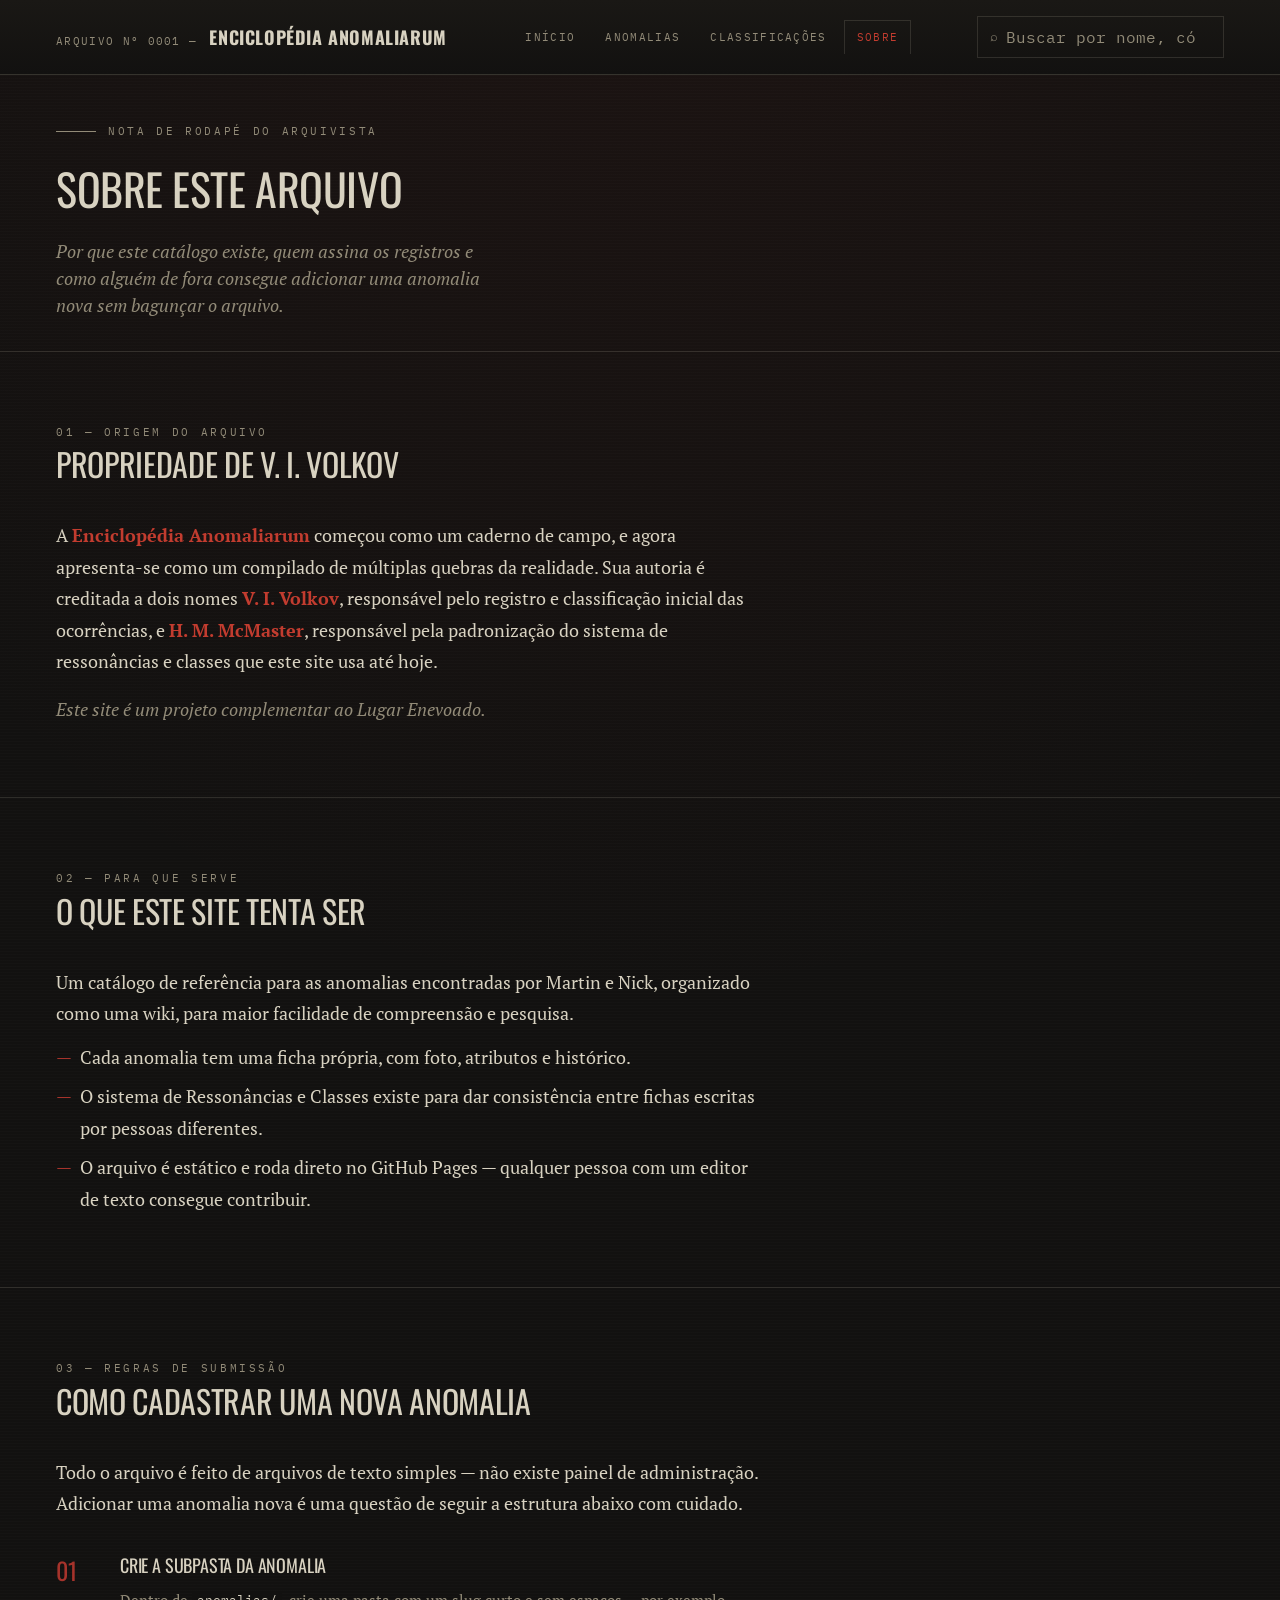
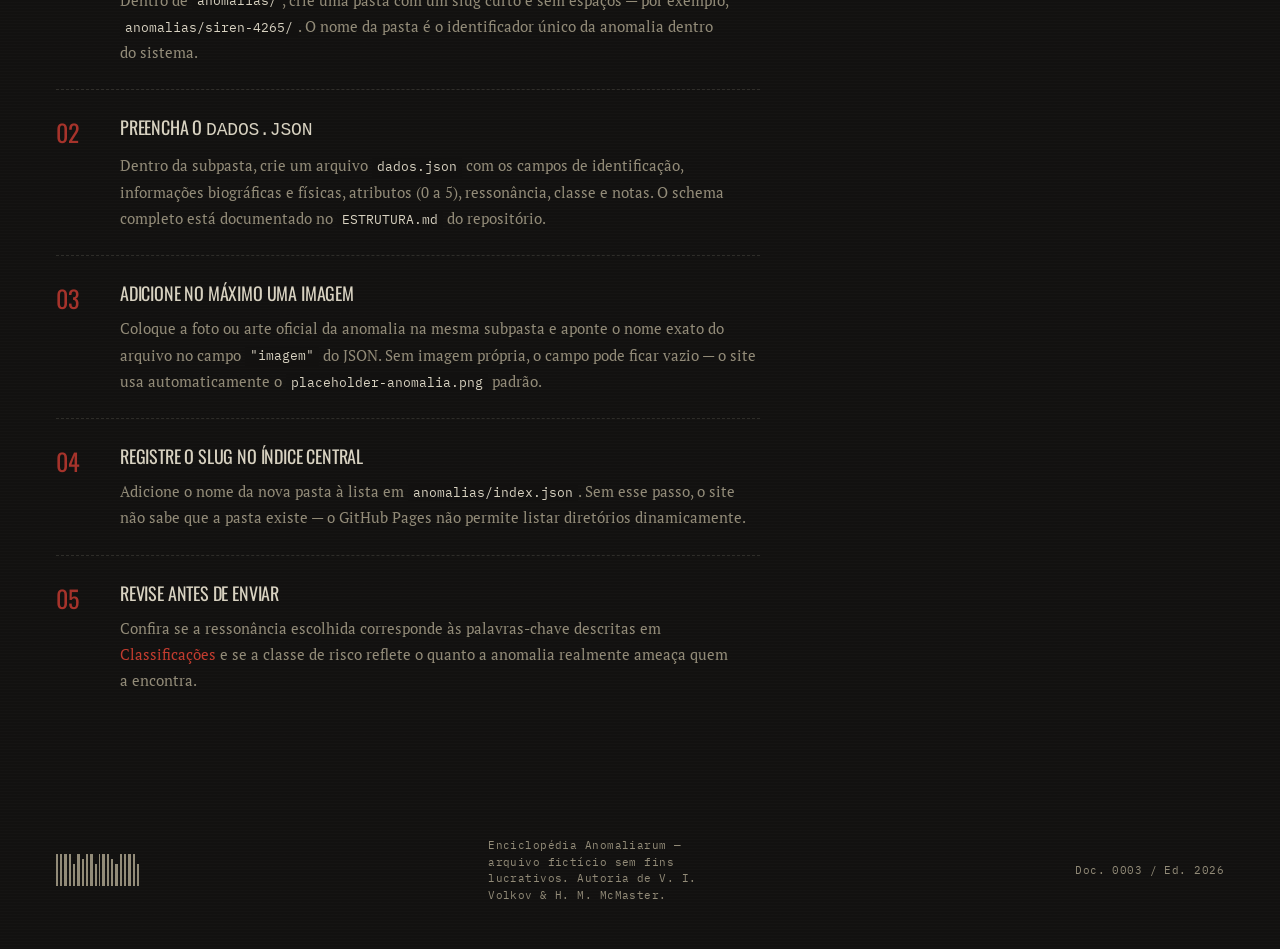
<file: sobre.html>
<!DOCTYPE html>
<html lang="pt-BR">
<head>
  <meta charset="UTF-8">
  <meta name="viewport" content="width=device-width, initial-scale=1.0">
  <title>Sobre — Enciclopédia Anomaliarum</title>
  <meta name="description" content="O que é a Enciclopédia Anomaliarum, quem mantém o arquivo e como contribuir com o cadastro de novas anomalias.">

  <link rel="preconnect" href="https://fonts.googleapis.com">
  <link rel="preconnect" href="https://fonts.gstatic.com" crossorigin>
  <link href="https://fonts.googleapis.com/css2?family=Oswald:wght@400;500;600;700&family=IBM+Plex+Mono:wght@400;500;600&family=PT+Serif:ital,wght@0,400;1,400;0,700&display=swap" rel="stylesheet">

  <link rel="stylesheet" href="css/reset.css">
  <link rel="stylesheet" href="css/variables.css">
  <link rel="stylesheet" href="css/style.css">
  <link rel="stylesheet" href="css/components.css">
</head>
<body>
  <a class="skip-link" href="#conteudo">Pular para o conteúdo</a>

  <header class="site-header">
    <div class="container site-header__bar">
      <a href="index.html" class="site-header__brand">
        <span class="case-no">ARQUIVO Nº 0001 —</span>
        <strong>Enciclopédia&nbsp;Anomaliarum</strong>
      </a>

      <nav class="site-nav" aria-label="Navegação principal">
        <a class="dossier-tab" href="index.html">Início</a>
        <a class="dossier-tab" href="anomalias.html">Anomalias</a>
        <a class="dossier-tab" href="classificacoes.html">Classificações</a>
        <a class="dossier-tab" href="sobre.html" aria-current="page">Sobre</a>
      </nav>

      <form class="site-header__search" role="search" action="anomalias.html" method="get">
        <label for="busca-global" class="visually-hidden">Buscar anomalia</label>
        <span aria-hidden="true">⌕</span>
        <input type="search" id="busca-global" name="q" placeholder="Buscar por nome, código…">
      </form>
    </div>
  </header>

  <main id="conteudo">
    <section class="page-hero">
      <div class="container">
        <p class="page-hero__eyebrow">Nota de rodapé do arquivista</p>
        <h1 class="page-hero__title">Sobre este arquivo</h1>
        <p class="page-hero__lede">
          Por que este catálogo existe, quem assina os registros e como
          alguém de fora consegue adicionar uma anomalia nova sem bagunçar
          o arquivo.
        </p>
      </div>
    </section>

    <!-- ================= LORE ================= -->
    <section class="section" aria-labelledby="lore-titulo">
      <div class="container">
        <div class="section__header">
          <div>
            <p class="section__eyebrow">01 — Origem do arquivo</p>
            <h2 class="section__title" id="lore-titulo">Propriedade de V. I. Volkov</h2>
          </div>
        </div>

        <div class="prose">
          <p>
            A <strong>Enciclopédia Anomaliarum</strong> começou como um
            caderno de campo, e agora apresenta-se como um compilado de
            múltiplas quebras da realidade. Sua autoria é creditada a dois 
            nomes <strong>V. I. Volkov</strong>, responsável pelo registro e
            classificação inicial das ocorrências, e <strong>H. M. McMaster</strong>,
            responsável pela padronização do sistema de ressonâncias e classes que este
            site usa até hoje.
          </p>
          <p>
            <em>
              Este site é um projeto complementar ao Lugar 
              Enevoado. 
            </em>
          </p>
        </div>
      </div>
    </section>

    <!-- ================= PROPÓSITO ================= -->
    <section class="section" aria-labelledby="proposito-titulo">
      <div class="container">
        <div class="section__header">
          <div>
            <p class="section__eyebrow">02 — Para que serve</p>
            <h2 class="section__title" id="proposito-titulo">O que este site tenta ser</h2>
          </div>
        </div>

        <div class="prose">
          <p>
            Um catálogo de referência para as anomalias encontradas por Martin e Nick,
            organizado como uma wiki, para maior facilidade de compreensão e pesquisa.
          </p>
          <ul>
            <li>Cada anomalia tem uma ficha própria, com foto, atributos e histórico.</li>
            <li>O sistema de Ressonâncias e Classes existe para dar consistência entre fichas escritas por pessoas diferentes.</li>
            <li>O arquivo é estático e roda direto no GitHub Pages — qualquer pessoa com um editor de texto consegue contribuir.</li>
          </ul>
        </div>
      </div>
    </section>

    <!-- ================= COMO CONTRIBUIR ================= -->
    <section class="section" style="border-bottom: none;" aria-labelledby="contribuir-titulo">
      <div class="container">
        <div class="section__header">
          <div>
            <p class="section__eyebrow">03 — Regras de submissão</p>
            <h2 class="section__title" id="contribuir-titulo">Como cadastrar uma nova anomalia</h2>
          </div>
        </div>

        <div class="prose" style="margin-bottom: var(--sp-6);">
          <p>
            Todo o arquivo é feito de arquivos de texto simples — não existe
            painel de administração. Adicionar uma anomalia nova é uma
            questão de seguir a estrutura abaixo com cuidado.
          </p>
        </div>

        <ol class="passo-lista">
          <li class="passo-item">
            <span class="passo-item__numero" aria-hidden="true"></span>
            <div>
              <h3 class="passo-item__titulo">Crie a subpasta da anomalia</h3>
              <p class="passo-item__texto">
                Dentro de <code>anomalias/</code>, crie uma pasta com um
                slug curto e sem espaços — por exemplo,
                <code>anomalias/siren-4265/</code>. O nome da pasta é o
                identificador único da anomalia dentro do sistema.
              </p>
            </div>
          </li>

          <li class="passo-item">
            <span class="passo-item__numero" aria-hidden="true"></span>
            <div>
              <h3 class="passo-item__titulo">Preencha o <code>dados.json</code></h3>
              <p class="passo-item__texto">
                Dentro da subpasta, crie um arquivo <code>dados.json</code>
                com os campos de identificação, informações biográficas e
                físicas, atributos (0 a 5), ressonância, classe e notas.
                O schema completo está documentado no <code>ESTRUTURA.md</code>
                do repositório.
              </p>
            </div>
          </li>

          <li class="passo-item">
            <span class="passo-item__numero" aria-hidden="true"></span>
            <div>
              <h3 class="passo-item__titulo">Adicione no máximo uma imagem</h3>
              <p class="passo-item__texto">
                Coloque a foto ou arte oficial da anomalia na mesma
                subpasta e aponte o nome exato do arquivo no campo
                <code>"imagem"</code> do JSON. Sem imagem própria, o campo
                pode ficar vazio — o site usa automaticamente o
                <code>placeholder-anomalia.png</code> padrão.
              </p>
            </div>
          </li>

          <li class="passo-item">
            <span class="passo-item__numero" aria-hidden="true"></span>
            <div>
              <h3 class="passo-item__titulo">Registre o slug no índice central</h3>
              <p class="passo-item__texto">
                Adicione o nome da nova pasta à lista em
                <code>anomalias/index.json</code>. Sem esse passo, o site
                não sabe que a pasta existe — o GitHub Pages não permite
                listar diretórios dinamicamente.
              </p>
            </div>
          </li>

          <li class="passo-item">
            <span class="passo-item__numero" aria-hidden="true"></span>
            <div>
              <h3 class="passo-item__titulo">Revise antes de enviar</h3>
              <p class="passo-item__texto">
                Confira se a ressonância escolhida corresponde às
                palavras-chave descritas em
                <a href="classificacoes.html" style="color: var(--red-stamp-bright);">Classificações</a>
                e se a classe de risco reflete o quanto a anomalia
                realmente ameaça quem a encontra.
              </p>
            </div>
          </li>
        </ol>
      </div>
    </section>
  </main>

  <footer class="site-footer">
    <div class="container site-footer__row">
      <div class="barcode" aria-hidden="true">
        <span></span><span></span><span></span><span></span><span></span>
        <span></span><span></span><span></span><span></span><span></span>
        <span></span><span></span><span></span><span></span><span></span>
        <span></span><span></span><span></span><span></span><span></span>
      </div>
      <p class="site-footer__legal">
        Enciclopédia Anomaliarum — arquivo fictício sem fins lucrativos.
        Autoria de V. I. Volkov &amp; H. M. McMaster.
      </p>
      <p class="barcode__caption text-faded">Doc. 0003 / Ed. 2026</p>
    </div>
  </footer>

  <script src="js/main.js" defer></script>
</body>
</html>
</file>
<file: css/variables.css>
/* ==========================================================================
   variables.css — design tokens
   Enciclopédia Anomaliarum

   Direção visual: arquivo confidencial de uma instituição de contenção
   pós-soviética — sala de arquivo escura, pastas de papel envelhecido,
   carimbos de tinta vermelha, máquina de escrever, fichas datilografadas.
   ========================================================================== */

:root {
  /* ---------- Cor: base ---------- */
  --bg-void: #121110;         /* sala de arquivo — fundo geral do site */
  --bg-void-raised: #1a1815;  /* painéis sobre o fundo escuro */
  --bg-paper: #ede6d3;        /* papel envelhecido — cards, fichas */
  --bg-paper-dark: #ddd3b4;   /* papel em sombra / hover */
  --bg-paper-hatch: #e2d9bf;  /* variação para textura/hachura */

  --ink: #1c1a16;             /* tinta escura sobre papel */
  --ink-soft: #3a352c;
  --ink-faded: #6b6455;       /* texto secundário sobre papel */
  --paper-on-void: #d8d2c1;   /* texto claro tipo "papel" sobre o void */
  --paper-on-void-faded: #928b78;

  --red-stamp: #a6332b;       /* carimbo CLASSIFIED */
  --red-stamp-dark: #7c231d;
  --red-stamp-bright: #c23c2f;

  --line-hairline-void: rgba(216, 210, 193, 0.14);
  --line-hairline-paper: rgba(28, 26, 22, 0.2);
  --line-dashed-void: rgba(216, 210, 193, 0.28);

  /* ---------- Cor: ressonâncias ---------- */
  --res-colerica: #b23a2e;      /* vermelho — violência, instinto */
  --res-colerica-bg: #2a1512;
  --res-sanguinea: #c68a2e;     /* laranja/dourado — vício, êxtase */
  --res-sanguinea-bg: #2a2011;
  --res-melancolica: #3f4f7a;   /* azul petróleo/roxo escuro — perda, fim */
  --res-melancolica-bg: #141a29;
  --res-fleumatica: #616f57;    /* verde acinzentado — apatia, ausência */
  --res-fleumatica-bg: #191d16;

  /* ---------- Cor: classes de risco ---------- */
  --classe-green: #4c7a52;
  --classe-yellow: #c9a22e;
  --classe-orange: #c1652e;
  --classe-red: #a6332b;
  --classe-black: #0d0c0b;
  --classe-black-outline: #b23a2e;

  /* ---------- Cor: raridade ---------- */
  --raridade-comum: #6b7280;      /* cinza — ocorrência frequente, catalogada */
  --raridade-singular: #c9a22e;   /* dourado — registro único, sem precedentes */

  /* ---------- Tipografia ---------- */
  /* Display / carimbos / títulos institucionais — condensada, maiúscula */
  --font-display: "Oswald", "Arial Narrow", sans-serif;
  /* Dados de ficha, técnico, código — máquina de escrever */
  --font-mono: "IBM Plex Mono", "Courier New", monospace;
  /* Narrativa, descrições, lore — serifada, suporta cirílico */
  --font-serif: "PT Serif", Georgia, serif;

  --fs-000: 0.6875rem;  /* 11px — legendas, metadados */
  --fs-00: 0.8125rem;   /* 13px — corpo pequeno */
  --fs-0: 0.9375rem;    /* 15px — corpo padrão */
  --fs-1: 1.125rem;     /* 18px */
  --fs-2: 1.5rem;       /* 24px */
  --fs-3: 2rem;         /* 32px */
  --fs-4: 2.75rem;      /* 44px */
  --fs-5: 4.25rem;      /* 68px — hero */

  --lh-tight: 1.1;
  --lh-normal: 1.5;
  --lh-loose: 1.75;

  --tracking-tight: -0.01em;
  --tracking-normal: 0;
  --tracking-wide: 0.04em;
  --tracking-wider: 0.12em;
  --tracking-widest: 0.24em;

  /* ---------- Espaçamento ---------- */
  --sp-1: 0.25rem;
  --sp-2: 0.5rem;
  --sp-3: 0.75rem;
  --sp-4: 1rem;
  --sp-5: 1.5rem;
  --sp-6: 2rem;
  --sp-7: 3rem;
  --sp-8: 4.5rem;
  --sp-9: 6.5rem;

  /* ---------- Layout ---------- */
  --content-max: 76rem;
  --content-narrow: 44rem;
  --radius-none: 0;
  --radius-sm: 2px;

  /* ---------- Sombra / elevação (sutil, sem glow moderno) ---------- */
  --shadow-paper: 0 1px 0 rgba(0, 0, 0, 0.4), 0 12px 24px -12px rgba(0, 0, 0, 0.6);
  --shadow-stamp: 0 0 0 1px rgba(166, 51, 43, 0.35);

  /* ---------- Motion ---------- */
  --ease-out: cubic-bezier(0.16, 1, 0.3, 1);
  --dur-fast: 120ms;
  --dur-normal: 240ms;
  --dur-slow: 480ms;
}
</file>
<file: css/style.css>
/* ==========================================================================
   style.css — layout e estilos gerais
   Enciclopédia Anomaliarum
   ========================================================================== */

body {
  background: var(--bg-void);
  color: var(--paper-on-void);
  font-family: var(--font-serif);
  font-size: var(--fs-0);
  line-height: var(--lh-normal);
  background-image:
    radial-gradient(ellipse 80% 50% at 50% -10%, rgba(166, 51, 43, 0.08), transparent),
    repeating-linear-gradient(0deg, rgba(255,255,255,0.012) 0 1px, transparent 1px 3px);
}

.container {
  max-width: var(--content-max);
  margin-inline: auto;
  padding-inline: var(--sp-5);
}

a {
  transition: color var(--dur-fast) var(--ease-out);
}

/* ---------- Skip link (acessibilidade) ---------- */
.skip-link {
  position: absolute;
  left: -9999px;
  top: 0;
  background: var(--red-stamp);
  color: var(--bg-paper);
  padding: var(--sp-3) var(--sp-4);
  z-index: 100;
  font-family: var(--font-mono);
  text-transform: uppercase;
  letter-spacing: var(--tracking-wide);
}

.skip-link:focus {
  left: var(--sp-4);
  top: var(--sp-4);
}

:focus-visible {
  outline: 2px solid var(--red-stamp-bright);
  outline-offset: 2px;
}

/* ---------- Header ---------- */
.site-header {
  border-bottom: 1px solid var(--line-hairline-void);
  background: linear-gradient(180deg, var(--bg-void-raised), var(--bg-void));
  position: sticky;
  top: 0;
  z-index: 50;
  backdrop-filter: blur(6px);
}

.site-header__bar {
  display: flex;
  align-items: center;
  justify-content: space-between;
  gap: var(--sp-5);
  padding-block: var(--sp-4);
  flex-wrap: wrap;
}

.site-header__brand {
  display: flex;
  align-items: baseline;
  gap: var(--sp-3);
  font-family: var(--font-display);
  text-transform: uppercase;
  letter-spacing: var(--tracking-wide);
  min-width: 0;
}

.site-header__brand .case-no {
  font-family: var(--font-mono);
  font-size: var(--fs-000);
  color: var(--paper-on-void-faded);
  letter-spacing: var(--tracking-wider);
  white-space: nowrap;
}

.site-header__brand strong {
  font-size: var(--fs-1);
}

.site-nav {
  display: flex;
  gap: var(--sp-1);
  flex-wrap: wrap;
}

.site-header__search {
  display: flex;
  align-items: center;
  gap: var(--sp-2);
  border: 1px solid var(--line-hairline-void);
  padding: var(--sp-2) var(--sp-3);
  font-family: var(--font-mono);
  font-size: var(--fs-00);
  color: var(--paper-on-void-faded);
  min-width: 14rem;
}

.site-header__search input {
  flex: 1;
  color: var(--paper-on-void);
  /* impede o zoom automático do iOS Safari em inputs com font-size < 16px */
  font-size: max(var(--fs-00), 16px);
}

.site-header__search input::placeholder {
  color: var(--paper-on-void-faded);
}

/* ---------- Hero ---------- */
.hero {
  padding-block: var(--sp-9) var(--sp-8);
  position: relative;
  overflow: hidden;
  border-bottom: 1px solid var(--line-hairline-void);
}

.hero__hex-field {
  position: absolute;
  inset: 0;
  z-index: -1;
  opacity: 0.5;
  background-image: url("data:image/svg+xml,%3Csvg xmlns='http://www.w3.org/2000/svg' width='60' height='104' viewBox='0 0 60 104'%3E%3Cpath d='M30 0 L60 17.3 L60 52 L30 69.3 L0 52 L0 17.3 Z' fill='none' stroke='%23d8d2c1' stroke-opacity='0.10' stroke-width='1'/%3E%3C/svg%3E");
  background-size: 90px 156px;
  mask-image: radial-gradient(ellipse 70% 60% at 70% 20%, black, transparent 75%);
}

.hero__eyebrow {
  display: flex;
  align-items: center;
  gap: var(--sp-3);
  font-family: var(--font-mono);
  font-size: var(--fs-000);
  color: var(--paper-on-void-faded);
  text-transform: uppercase;
  letter-spacing: var(--tracking-widest);
  margin-bottom: var(--sp-5);
}

.hero__eyebrow::before {
  content: "";
  width: 2.5rem;
  height: 1px;
  background: var(--paper-on-void-faded);
}

.hero__grid {
  display: grid;
  grid-template-columns: 1fr auto;
  gap: var(--sp-7);
  align-items: end;
}

.hero__title-ru {
  font-family: var(--font-display);
  font-size: var(--fs-1);
  letter-spacing: var(--tracking-widest);
  color: var(--paper-on-void-faded);
  text-transform: uppercase;
  margin-bottom: var(--sp-2);
}

.hero__title {
  font-family: var(--font-display);
  font-size: clamp(2.5rem, 6vw, var(--fs-5));
  line-height: var(--lh-tight);
  letter-spacing: var(--tracking-tight);
  text-transform: uppercase;
  max-width: 16ch;
}

.hero__title em {
  font-style: normal;
  color: var(--red-stamp-bright);
}

.hero__lede {
  font-family: var(--font-serif);
  font-style: italic;
  font-size: var(--fs-1);
  color: var(--paper-on-void-faded);
  max-width: 42ch;
  margin-top: var(--sp-5);
}

.hero__actions {
  display: flex;
  gap: var(--sp-4);
  margin-top: var(--sp-6);
  flex-wrap: wrap;
}

.hero__stamp-wrap {
  justify-self: end;
}

/* ---------- Botões ---------- */
.btn {
  display: inline-flex;
  align-items: center;
  gap: var(--sp-2);
  padding: var(--sp-3) var(--sp-5);
  font-family: var(--font-mono);
  font-size: var(--fs-00);
  text-transform: uppercase;
  letter-spacing: var(--tracking-wide);
  border: 1px solid var(--paper-on-void);
  color: var(--paper-on-void);
}

.btn:hover,
.btn:focus-visible {
  background: var(--paper-on-void);
  color: var(--bg-void);
}

.btn--primary {
  background: var(--red-stamp);
  border-color: var(--red-stamp);
  color: var(--bg-paper);
}

.btn--primary:hover,
.btn--primary:focus-visible {
  background: var(--red-stamp-bright);
  border-color: var(--red-stamp-bright);
  color: var(--bg-paper);
}

/* ---------- Seções gerais ---------- */
.section {
  padding-block: var(--sp-8);
  border-bottom: 1px solid var(--line-hairline-void);
}

.section__header {
  display: flex;
  justify-content: space-between;
  align-items: baseline;
  gap: var(--sp-4);
  margin-bottom: var(--sp-6);
  flex-wrap: wrap;
}

.section__eyebrow {
  font-family: var(--font-mono);
  font-size: var(--fs-000);
  color: var(--paper-on-void-faded);
  text-transform: uppercase;
  letter-spacing: var(--tracking-widest);
}

.section__title {
  font-family: var(--font-display);
  font-size: var(--fs-3);
  text-transform: uppercase;
  letter-spacing: var(--tracking-tight);
}

.section__link {
  font-family: var(--font-mono);
  font-size: var(--fs-00);
  color: var(--red-stamp-bright);
  text-transform: uppercase;
  letter-spacing: var(--tracking-wide);
  white-space: nowrap;
}

/* ---------- Grid de destaques ---------- */
.grid-destaques {
  display: grid;
  grid-template-columns: repeat(auto-fill, minmax(15.5rem, 1fr));
  gap: var(--sp-5);
}

/* Variante usada no painel "anomalia aleatória + avisos" do index — duas
   colunas assimétricas em telas largas, empilhada em telas estreitas
   (sobrepõe o auto-fill genérico acima só a partir do breakpoint md). */
@media (min-width: 40.01rem) {
  .grid-destaques--painel {
    grid-template-columns: 1.1fr 1fr;
  }
}

/* ---------- Painel de avisos ---------- */
.panel-aviso {
  background: var(--bg-void-raised);
  border: 1px solid var(--line-hairline-void);
  border-left: 3px solid var(--red-stamp);
  padding: var(--sp-5);
  display: flex;
  flex-direction: column;
  gap: var(--sp-2);
}

.panel-aviso__label {
  font-family: var(--font-mono);
  font-size: var(--fs-000);
  color: var(--red-stamp-bright);
  text-transform: uppercase;
  letter-spacing: var(--tracking-wider);
}

.panel-aviso__lista {
  display: flex;
  flex-direction: column;
  gap: var(--sp-3);
}

.panel-aviso__item {
  font-family: var(--font-mono);
  font-size: var(--fs-00);
  color: var(--paper-on-void-faded);
  padding-block: var(--sp-2);
  border-bottom: 1px dashed var(--line-hairline-void);
  display: flex;
  justify-content: space-between;
  gap: var(--sp-3);
}

.panel-aviso__item > span:first-child {
  min-width: 0;
  overflow-wrap: break-word;
}

.panel-aviso__item > span:last-child {
  flex-shrink: 0;
  white-space: nowrap;
}

.panel-aviso__item:last-child {
  border-bottom: none;
}

/* ---------- Bloco anomalia aleatória ---------- */
.panel-aleatoria {
  display: flex;
  flex-direction: column;
  align-items: flex-start;
  gap: var(--sp-4);
  background: var(--bg-paper);
  color: var(--ink);
  padding: var(--sp-6);
  position: relative;
}

.panel-aleatoria::before {
  content: "";
  position: absolute;
  inset: 6px;
  border: 1px dashed var(--line-hairline-paper);
  pointer-events: none;
}

.panel-aleatoria__title {
  font-family: var(--font-display);
  font-size: var(--fs-2);
  text-transform: uppercase;
}

.panel-aleatoria__desc {
  font-family: var(--font-serif);
  font-style: italic;
  color: var(--ink-faded);
  max-width: 32ch;
}

/* ---------- Footer ---------- */
.site-footer {
  padding-block: var(--sp-7);
}

.site-footer__row {
  display: flex;
  justify-content: space-between;
  align-items: center;
  gap: var(--sp-5);
  flex-wrap: wrap;
  color: var(--paper-on-void-faded);
}

.site-footer__legal {
  font-family: var(--font-mono);
  font-size: var(--fs-000);
  letter-spacing: var(--tracking-wide);
  max-width: 34ch;
}

/* ---------- Utilitários ---------- */
.text-faded { color: var(--paper-on-void-faded); }
.visually-hidden {
  position: absolute;
  width: 1px;
  height: 1px;
  overflow: hidden;
  clip: rect(0 0 0 0);
  white-space: nowrap;
}

/* ---------- Responsivo ---------- */
@media (max-width: 56rem) {
  .hero__grid {
    grid-template-columns: 1fr;
  }
  .hero__stamp-wrap {
    justify-self: start;
  }
}

@media (max-width: 40rem) {
  .container { padding-inline: var(--sp-4); }

  .hero { padding-block: var(--sp-6) var(--sp-5); }
  .hero__lede { max-width: none; }
  .hero__actions .btn { flex: 1 1 auto; justify-content: center; }

  /* ---- Header: empilha marca / navegação / busca em vez de esconder a busca ---- */
  .site-header__bar {
    padding-block: var(--sp-3);
    gap: var(--sp-3);
  }

  .site-header__brand {
    flex: 1 1 auto;
    order: 1;
  }

  .site-header__brand .case-no {
    display: none;
  }

  .site-nav {
    order: 3;
    flex: 1 1 100%;
    flex-wrap: nowrap;
    overflow-x: auto;
    -webkit-overflow-scrolling: touch;
    scrollbar-width: none;
    padding-bottom: var(--sp-1);
  }

  .site-nav::-webkit-scrollbar { display: none; }

  .dossier-tab {
    flex: 0 0 auto;
    white-space: nowrap;
  }

  .site-header__search {
    order: 2;
    flex: 1 1 auto;
    min-width: 0;
  }

  /* ---- Alvos de toque maiores em controles interativos ---- */
  .dossier-tab,
  .chip-toggle,
  .btn,
  .select-mono,
  .btn-limpar {
    padding-block: var(--sp-3);
    min-height: 2.5rem;
  }

  .btn { width: 100%; justify-content: center; }
  .hero__actions .btn { width: auto; }

  /* ---- Seções e tipografia ---- */
  .section { padding-block: var(--sp-6); }
  .section__header { flex-direction: column; align-items: flex-start; gap: var(--sp-2); }
  .section__title { font-size: var(--fs-2); }

  .grid-destaques {
    grid-template-columns: 1fr;
  }

  /* ---- Painel de filtros: campos e botões ocupam a largura toda ---- */
  .filtro-painel { padding: var(--sp-4); }
  .filtro-linha { gap: var(--sp-5); }
  .filtro-grupo { width: 100%; }
  .filtro-rodape { flex-direction: column; align-items: stretch; }
  .filtro-rodape .btn-limpar { text-align: center; }

  /* ---- Footer ---- */
  .site-footer__row { flex-direction: column; align-items: flex-start; text-align: left; }
  .site-footer__legal { max-width: none; }

  /* ---- Tabelas com rolagem horizontal (classes de risco) ---- */
  .legenda-classes { font-size: var(--fs-000); }
  .legenda-classes th,
  .legenda-classes td { white-space: nowrap; }
  .legenda-classes__desc { white-space: normal; min-width: 14rem; }
}

@media (max-width: 26rem) {
  .hero__title { max-width: none; }
  .site-header__brand strong { font-size: var(--fs-0); }
}
</file>
<file: css/components.css>
/* ==========================================================================
   components.css — carimbos, selos, hexágonos, badges, barcode, cards
   Enciclopédia Anomaliarum
   ========================================================================== */

/* ---------- Carimbo CLASSIFIED ---------- */
.stamp {
  display: inline-flex;
  align-items: center;
  gap: var(--sp-2);
  padding: var(--sp-2) var(--sp-4);
  border: 3px solid var(--red-stamp);
  color: var(--red-stamp);
  font-family: var(--font-display);
  font-size: var(--fs-1);
  font-weight: 600;
  letter-spacing: var(--tracking-widest);
  text-transform: uppercase;
  transform: rotate(-4deg);
  mix-blend-mode: multiply;
  opacity: 0.9;
  position: relative;
  filter: saturate(1.1);
}

.stamp::before,
.stamp::after {
  content: "";
  position: absolute;
  border: 1px solid currentColor;
  opacity: 0.5;
}

.stamp::before {
  inset: 4px;
}

.stamp--sm {
  font-size: var(--fs-000);
  padding: var(--sp-1) var(--sp-3);
  border-width: 2px;
}

/* Textura de tinta desgastada por cima do carimbo */
.stamp__grain {
  position: absolute;
  inset: -6px;
  pointer-events: none;
  opacity: 0.5;
  background-image:
    radial-gradient(circle at 20% 30%, transparent 60%, rgba(0,0,0,0.4) 100%),
    repeating-linear-gradient(115deg, rgba(0,0,0,0.05) 0 2px, transparent 2px 5px);
}

/* ---------- Selo de Ressonância ---------- */
.badge-ressonancia {
  display: inline-flex;
  align-items: center;
  gap: var(--sp-2);
  padding: var(--sp-1) var(--sp-3);
  font-family: var(--font-mono);
  font-size: var(--fs-000);
  letter-spacing: var(--tracking-wider);
  text-transform: uppercase;
  border: 1px solid currentColor;
  border-radius: var(--radius-sm);
}

.badge-ressonancia::before {
  content: "";
  width: 7px;
  height: 7px;
  border-radius: 50%;
  background: currentColor;
  flex-shrink: 0;
}

.badge-ressonancia--colerica   { color: var(--res-colerica); }
.badge-ressonancia--sanguinea  { color: var(--res-sanguinea); }
.badge-ressonancia--melancolica{ color: var(--res-melancolica); }
.badge-ressonancia--fleumatica { color: var(--res-fleumatica); }

/* ---------- Selo de Classe de risco ---------- */
.badge-classe {
  display: inline-flex;
  align-items: center;
  padding: var(--sp-1) var(--sp-3);
  font-family: var(--font-display);
  font-size: var(--fs-000);
  font-weight: 600;
  letter-spacing: var(--tracking-wider);
  text-transform: uppercase;
  color: var(--bg-void);
}

.badge-classe--green  { background: var(--classe-green); }
.badge-classe--yellow { background: var(--classe-yellow); }
.badge-classe--orange { background: var(--classe-orange); }
.badge-classe--red    { background: var(--classe-red); color: var(--paper-on-void); }
.badge-classe--black  {
  background: var(--classe-black);
  color: var(--classe-black-outline);
  border: 1px solid var(--classe-black-outline);
}

/* ---------- Selo de Raridade ---------- */
.badge-raridade {
  display: inline-flex;
  align-items: center;
  gap: var(--sp-1);
  padding: var(--sp-1) var(--sp-3);
  font-family: var(--font-mono);
  font-size: var(--fs-000);
  letter-spacing: var(--tracking-wider);
  text-transform: uppercase;
  border: 1px dashed currentColor;
  border-radius: var(--radius-sm);
  background: transparent;
}

.badge-raridade::before {
  content: "◆";
  font-size: 0.65em;
  line-height: 1;
}

.badge-raridade--comum {
  color: var(--raridade-comum);
}

.badge-raridade--singular {
  color: var(--raridade-singular);
  border-style: solid;
  text-shadow: 0 0 6px rgba(201, 162, 46, 0.35);
}

/* ---------- Hexágono de atributo ---------- */
.hex {
  --hex-size: 64px;
  width: var(--hex-size);
  height: calc(var(--hex-size) * 1.1547);
  clip-path: polygon(50% 0%, 100% 25%, 100% 75%, 50% 100%, 0% 75%, 0% 25%);
  background: var(--bg-void-raised);
  border: 1px solid var(--line-hairline-void);
  display: flex;
  align-items: center;
  justify-content: center;
  flex-direction: column;
  gap: 2px;
  color: var(--paper-on-void);
  font-family: var(--font-mono);
}

.hex__value {
  font-size: var(--fs-2);
  font-weight: 700;
  line-height: 1;
}

.hex__label {
  font-size: 0.55rem;
  letter-spacing: var(--tracking-wider);
  text-transform: uppercase;
  color: var(--paper-on-void-faded);
}

/* Barra de atributo (alternativa linear ao hexágono, ex: 3/5) */
.attr-bar {
  display: grid;
  grid-template-columns: 6.5rem 1fr auto;
  align-items: center;
  gap: var(--sp-3);
  font-family: var(--font-mono);
  font-size: var(--fs-00);
}

.attr-bar__label {
  text-transform: uppercase;
  letter-spacing: var(--tracking-wide);
  color: var(--ink-faded);
}

.attr-bar__track {
  display: flex;
  gap: 3px;
  height: 10px;
}

.attr-bar__seg {
  flex: 1;
  background: var(--line-hairline-paper);
}

.attr-bar__seg--filled {
  background: var(--red-stamp);
}

.attr-bar__value {
  color: var(--ink-faded);
  font-variant-numeric: tabular-nums;
}

/* ---------- Barcode ---------- */
.barcode {
  display: flex;
  align-items: flex-end;
  gap: 2px;
  height: 32px;
}

.barcode span {
  display: block;
  width: 2px;
  background: currentColor;
  height: 100%;
}

.barcode span:nth-child(3n)  { width: 3px; }
.barcode span:nth-child(5n)  { height: 70%; }
.barcode span:nth-child(7n)  { height: 85%; }
.barcode span:nth-child(11n) { width: 1px; }

.barcode__caption {
  font-family: var(--font-mono);
  font-size: var(--fs-000);
  letter-spacing: var(--tracking-wide);
}

/* ---------- Card de anomalia ---------- */
.card-anomalia {
  background: var(--bg-paper);
  color: var(--ink);
  border: 1px solid var(--line-hairline-paper);
  display: flex;
  flex-direction: column;
  position: relative;
  isolation: isolate;
  transition: transform var(--dur-normal) var(--ease-out);
}

.card-anomalia::before {
  content: "";
  position: absolute;
  inset: 0;
  border: 1px dashed var(--line-hairline-paper);
  margin: 6px;
  pointer-events: none;
  z-index: -1;
}

.card-anomalia:hover,
.card-anomalia:focus-visible {
  transform: translateY(-3px);
}

.card-anomalia__media {
  aspect-ratio: 4 / 3;
  background: var(--bg-paper-hatch);
  overflow: hidden;
}

.card-anomalia__media img {
  width: 100%;
  height: 100%;
  object-fit: cover;
  filter: grayscale(0.5) contrast(1.05);
}

.card-anomalia__body {
  padding: var(--sp-4);
  display: flex;
  flex-direction: column;
  gap: var(--sp-2);
}

.card-anomalia__id {
  font-family: var(--font-mono);
  font-size: var(--fs-000);
  color: var(--ink-faded);
  letter-spacing: var(--tracking-wide);
}

.card-anomalia__nome {
  font-family: var(--font-display);
  font-size: var(--fs-2);
  letter-spacing: var(--tracking-tight);
  text-transform: uppercase;
}

.card-anomalia__titulo {
  font-family: var(--font-serif);
  font-style: italic;
  font-size: var(--fs-00);
  color: var(--ink-faded);
}

.card-anomalia__meta {
  display: flex;
  flex-wrap: wrap;
  gap: var(--sp-2);
  margin-top: var(--sp-2);
}

/* ---------- Hero secundário (páginas de conteúdo fixo) ---------- */
.page-hero {
  padding-block: var(--sp-7) var(--sp-6);
  border-bottom: 1px solid var(--line-hairline-void);
  position: relative;
}

.page-hero__eyebrow {
  font-family: var(--font-mono);
  font-size: var(--fs-000);
  color: var(--paper-on-void-faded);
  text-transform: uppercase;
  letter-spacing: var(--tracking-widest);
  display: flex;
  align-items: center;
  gap: var(--sp-3);
  margin-bottom: var(--sp-4);
}

.page-hero__eyebrow::before {
  content: "";
  width: 2.5rem;
  height: 1px;
  background: var(--paper-on-void-faded);
}

.page-hero__title {
  font-family: var(--font-display);
  font-size: clamp(2rem, 5vw, var(--fs-4));
  text-transform: uppercase;
  letter-spacing: var(--tracking-tight);
  max-width: 20ch;
}

.page-hero__lede {
  font-family: var(--font-serif);
  font-style: italic;
  font-size: var(--fs-1);
  color: var(--paper-on-void-faded);
  max-width: 48ch;
  margin-top: var(--sp-4);
}

/* ---------- Prosa (texto corrido em páginas de conteúdo) ---------- */
.prose {
  max-width: var(--content-narrow);
  font-family: var(--font-serif);
  font-size: var(--fs-1);
  line-height: var(--lh-loose);
  color: var(--paper-on-void);
}

.prose p + p {
  margin-top: var(--sp-4);
}

.prose strong {
  color: var(--red-stamp-bright);
  font-weight: 700;
}

.prose em {
  color: var(--paper-on-void-faded);
}

.prose h3 {
  font-family: var(--font-display);
  font-size: var(--fs-2);
  text-transform: uppercase;
  letter-spacing: var(--tracking-tight);
  margin-top: var(--sp-7);
  margin-bottom: var(--sp-3);
  color: var(--paper-on-void);
}

.prose ul {
  margin-top: var(--sp-3);
  display: flex;
  flex-direction: column;
  gap: var(--sp-2);
}

.prose li {
  padding-left: var(--sp-5);
  position: relative;
}

.prose li::before {
  content: "—";
  position: absolute;
  left: 0;
  color: var(--red-stamp);
}

/* ---------- Caixa de definição (ex: "O que é uma Anomalia") ---------- */
.definicao-box {
  background: var(--bg-paper);
  color: var(--ink);
  padding: var(--sp-6);
  position: relative;
  max-width: var(--content-narrow);
}

.definicao-box::before {
  content: "";
  position: absolute;
  inset: 6px;
  border: 1px dashed var(--line-hairline-paper);
  pointer-events: none;
}

.definicao-box__termo {
  display: inline-flex;
  align-items: center;
  gap: var(--sp-2);
  font-family: var(--font-mono);
  font-size: var(--fs-000);
  letter-spacing: var(--tracking-widest);
  text-transform: uppercase;
  color: var(--red-stamp);
  margin-bottom: var(--sp-3);
}

.definicao-box__texto {
  font-family: var(--font-serif);
  font-size: var(--fs-1);
  line-height: var(--lh-loose);
}

.definicao-box__texto strong {
  font-family: var(--font-display);
  font-style: normal;
  text-transform: uppercase;
  letter-spacing: var(--tracking-wide);
}

/* ---------- Card de ressonância (página Classificações) ---------- */
.card-ressonancia {
  background: var(--bg-void-raised);
  border: 1px solid var(--line-hairline-void);
  border-top: 3px solid var(--res-cor, var(--red-stamp));
  padding: var(--sp-5);
  display: flex;
  flex-direction: column;
  gap: var(--sp-4);
}

.card-ressonancia__nome {
  font-family: var(--font-display);
  font-size: var(--fs-2);
  text-transform: uppercase;
  letter-spacing: var(--tracking-tight);
  color: var(--res-cor, var(--paper-on-void));
  display: flex;
  align-items: center;
  gap: var(--sp-3);
}

.card-ressonancia__nome::before {
  content: "";
  width: 12px;
  height: 12px;
  border-radius: 50%;
  background: var(--res-cor, var(--paper-on-void));
  flex-shrink: 0;
}

.card-ressonancia__nome-original {
  font-family: var(--font-mono);
  font-size: var(--fs-000);
  color: var(--paper-on-void-faded);
  letter-spacing: var(--tracking-wide);
  text-transform: none;
}

.card-ressonancia__desc {
  font-family: var(--font-serif);
  font-style: italic;
  font-size: var(--fs-00);
  color: var(--paper-on-void-faded);
}

.chip-list {
  display: flex;
  flex-wrap: wrap;
  gap: var(--sp-2);
}

.chip {
  font-family: var(--font-mono);
  font-size: var(--fs-000);
  letter-spacing: var(--tracking-wide);
  text-transform: uppercase;
  padding: var(--sp-1) var(--sp-2);
  border: 1px solid var(--line-hairline-void);
  color: var(--paper-on-void-faded);
}

/* ---------- Exemplos fantásticos (referências de ficção por ressonância) ---------- */
.card-ressonancia__exemplos {
  margin-top: var(--sp-4);
  padding-top: var(--sp-3);
  border-top: 1px dashed var(--line-hairline-void);
}

.card-ressonancia__exemplos-label {
  display: block;
  font-family: var(--font-mono);
  font-size: var(--fs-000);
  letter-spacing: var(--tracking-wider);
  text-transform: uppercase;
  color: var(--res-cor, var(--paper-on-void-faded));
  margin-bottom: var(--sp-2);
}

.lista-exemplos {
  display: flex;
  flex-wrap: wrap;
  column-gap: var(--sp-2);
  row-gap: var(--sp-1);
}

.exemplo-fantastico {
  font-family: var(--font-serif);
  font-style: italic;
  font-size: var(--fs-00);
  color: var(--paper-on-void);
}

.exemplo-fantastico:not(:last-child)::after {
  content: "•";
  display: inline-block;
  margin-left: var(--sp-2);
  font-style: normal;
  color: var(--line-hairline-void);
}

/* ---------- Tabela / legenda de classes de risco ---------- */
.legenda-classes {
  width: 100%;
  max-width: var(--content-max);
  border-collapse: collapse;
}

.legenda-classes th {
  text-align: left;
  font-family: var(--font-mono);
  font-size: var(--fs-000);
  letter-spacing: var(--tracking-wider);
  text-transform: uppercase;
  color: var(--paper-on-void-faded);
  padding-block: var(--sp-3);
  border-bottom: 1px solid var(--line-hairline-void);
}

.legenda-classes td {
  padding-block: var(--sp-4);
  border-bottom: 1px solid var(--line-hairline-void);
  vertical-align: top;
  font-family: var(--font-serif);
  font-size: var(--fs-00);
  color: var(--paper-on-void);
}

.legenda-classes td:first-child {
  width: 8rem;
}

.legenda-classes__desc {
  color: var(--paper-on-void-faded);
}

.legenda-classes__protocolo {
  font-family: var(--font-mono);
  font-size: var(--fs-000);
  color: var(--paper-on-void-faded);
  letter-spacing: var(--tracking-wide);
}

/* ---------- Lista de regras numeradas (Sobre / contribuição) ---------- */
.passo-lista {
  display: flex;
  flex-direction: column;
  gap: 0;
  max-width: var(--content-narrow);
  counter-reset: passo;
}

.passo-item {
  display: grid;
  grid-template-columns: 3rem 1fr;
  gap: var(--sp-4);
  padding-block: var(--sp-5);
  border-bottom: 1px dashed var(--line-hairline-void);
}

.passo-item:first-child {
  padding-top: 0;
}

.passo-item:last-child {
  border-bottom: none;
}

.passo-item__numero {
  counter-increment: passo;
  font-family: var(--font-display);
  font-size: var(--fs-2);
  color: var(--red-stamp);
}

.passo-item__numero::before {
  content: counter(passo, decimal-leading-zero);
}

.passo-item__titulo {
  font-family: var(--font-display);
  font-size: var(--fs-1);
  text-transform: uppercase;
  letter-spacing: var(--tracking-tight);
  margin-bottom: var(--sp-2);
}

.passo-item__texto {
  font-family: var(--font-serif);
  color: var(--paper-on-void-faded);
  line-height: var(--lh-loose);
}

.passo-item__texto code {
  font-family: var(--font-mono);
  background: var(--bg-void);
  padding: 0.1em 0.4em;
  color: var(--paper-on-void);
  font-size: 0.85em;
}

/* ---------- Painel de filtros (página Anomalias) ---------- */
.filtro-painel {
  background: var(--bg-void-raised);
  border: 1px solid var(--line-hairline-void);
  padding: var(--sp-5);
  display: flex;
  flex-direction: column;
  gap: var(--sp-5);
}

.campo-busca-grande {
  display: flex;
  align-items: center;
  gap: var(--sp-3);
  border: 1px solid var(--line-hairline-void);
  padding: var(--sp-3) var(--sp-4);
  font-family: var(--font-mono);
  font-size: var(--fs-1);
  color: var(--paper-on-void-faded);
}

.campo-busca-grande input {
  flex: 1;
  color: var(--paper-on-void);
}

.campo-busca-grande input::placeholder {
  color: var(--paper-on-void-faded);
}

.filtro-linha {
  display: flex;
  flex-wrap: wrap;
  gap: var(--sp-6);
  align-items: flex-start;
  justify-content: space-between;
}

.filtro-grupo {
  display: flex;
  flex-direction: column;
  gap: var(--sp-2);
}

.filtro-grupo__label {
  font-family: var(--font-mono);
  font-size: var(--fs-000);
  letter-spacing: var(--tracking-wider);
  text-transform: uppercase;
  color: var(--paper-on-void-faded);
}

.filtro-grupo__opcoes {
  display: flex;
  flex-wrap: wrap;
  gap: var(--sp-2);
}

.chip-toggle {
  font-family: var(--font-mono);
  font-size: var(--fs-000);
  letter-spacing: var(--tracking-wide);
  text-transform: uppercase;
  padding: var(--sp-2) var(--sp-3);
  border: 1px solid var(--line-hairline-void);
  color: var(--paper-on-void-faded);
  display: inline-flex;
  align-items: center;
  gap: var(--sp-2);
  transition: color var(--dur-fast) var(--ease-out), border-color var(--dur-fast) var(--ease-out), background var(--dur-fast) var(--ease-out);
}

.chip-toggle::before {
  content: "";
  width: 7px;
  height: 7px;
  border-radius: 50%;
  background: var(--chip-cor, currentColor);
  flex-shrink: 0;
}

.chip-toggle:hover,
.chip-toggle:focus-visible {
  color: var(--paper-on-void);
  border-color: var(--paper-on-void-faded);
}

.chip-toggle[aria-pressed="true"] {
  color: var(--bg-void);
  background: var(--chip-cor, var(--paper-on-void));
  border-color: var(--chip-cor, var(--paper-on-void));
}

.select-mono {
  font-family: var(--font-mono);
  font-size: var(--fs-000);
  letter-spacing: var(--tracking-wide);
  text-transform: uppercase;
  color: var(--paper-on-void);
  background: var(--bg-void);
  border: 1px solid var(--line-hairline-void);
  padding: var(--sp-2) var(--sp-3);
  appearance: none;
  background-image: url("data:image/svg+xml,%3Csvg xmlns='http://www.w3.org/2000/svg' width='10' height='6'%3E%3Cpath d='M0 0 L5 6 L10 0' fill='none' stroke='%23928b78' stroke-width='1.4'/%3E%3C/svg%3E");
  background-repeat: no-repeat;
  background-position: right var(--sp-3) center;
  padding-right: var(--sp-7);
}

.filtro-rodape {
  display: flex;
  justify-content: space-between;
  align-items: center;
  gap: var(--sp-4);
  flex-wrap: wrap;
  padding-top: var(--sp-4);
  border-top: 1px dashed var(--line-hairline-void);
}

.btn-limpar {
  font-family: var(--font-mono);
  font-size: var(--fs-000);
  letter-spacing: var(--tracking-wide);
  text-transform: uppercase;
  color: var(--paper-on-void-faded);
  text-decoration: underline;
  text-underline-offset: 3px;
}

.btn-limpar:hover,
.btn-limpar:focus-visible {
  color: var(--red-stamp-bright);
}

.resultado-contagem {
  font-family: var(--font-mono);
  font-size: var(--fs-00);
  color: var(--paper-on-void-faded);
  letter-spacing: var(--tracking-wide);
}

.resultado-contagem strong {
  color: var(--paper-on-void);
}

/* ---------- Estado vazio ---------- */
.estado-vazio {
  grid-column: 1 / -1;
  border: 1px dashed var(--line-hairline-void);
  padding: var(--sp-8) var(--sp-6);
  display: flex;
  flex-direction: column;
  align-items: flex-start;
  gap: var(--sp-2);
}

.estado-vazio__selo {
  font-family: var(--font-mono);
  font-size: var(--fs-000);
  color: var(--red-stamp-bright);
  text-transform: uppercase;
  letter-spacing: var(--tracking-wider);
}

.estado-vazio__titulo {
  font-family: var(--font-display);
  font-size: var(--fs-2);
  text-transform: uppercase;
  letter-spacing: var(--tracking-tight);
}

.estado-vazio__texto {
  font-family: var(--font-serif);
  color: var(--paper-on-void-faded);
  max-width: 40ch;
}

.estado-vazio__texto code {
  font-family: var(--font-mono);
  background: var(--bg-void);
  padding: 0.1em 0.4em;
  font-size: 0.85em;
}

/* Destaque temporário do card sorteado (Consulta rápida / anomalia aleatória) */
.card-anomalia--sorteada {
  outline: 2px solid var(--red-stamp-bright);
  outline-offset: 4px;
}

/* ---------- Aba de dossiê (usada na navegação) ---------- */
.dossier-tab {
  font-family: var(--font-mono);
  font-size: var(--fs-000);
  letter-spacing: var(--tracking-wider);
  text-transform: uppercase;
  color: var(--paper-on-void-faded);
  padding: var(--sp-2) var(--sp-3);
  border: 1px solid transparent;
  border-bottom: none;
  transition: color var(--dur-fast) var(--ease-out), border-color var(--dur-fast) var(--ease-out);
}

.dossier-tab:hover,
.dossier-tab:focus-visible,
.dossier-tab[aria-current="page"] {
  color: var(--paper-on-void);
  border-color: var(--line-hairline-void);
}

.dossier-tab[aria-current="page"] {
  color: var(--red-stamp-bright);
}

/* ---------- Responsivo ---------- */
@media (max-width: 40rem) {
  .page-hero { padding-block: var(--sp-6) var(--sp-5); }
  .page-hero__lede { max-width: none; }

  .card-anomalia__nome { font-size: var(--fs-1); }
  .card-anomalia__body { padding: var(--sp-3); }

  .card-ressonancia { padding: var(--sp-4); }

  .campo-busca-grande { padding: var(--sp-3); font-size: var(--fs-0); }

  .filtro-grupo__opcoes { gap: var(--sp-2) var(--sp-2); }

  .select-mono { width: 100%; }

  .estado-vazio { padding: var(--sp-6) var(--sp-4); }

  .lista-exemplos { column-gap: var(--sp-1); }
}
</file>
<file: css/ficha.css>
/* ==========================================================================
   ficha.css — página de anomalia individual (anomalia.html)
   Enciclopédia Anomaliarum
   ========================================================================== */

/* ---------- Breadcrumb ---------- */
.ficha-breadcrumb {
  display: flex;
  align-items: center;
  gap: var(--sp-2);
  font-family: var(--font-mono);
  font-size: var(--fs-000);
  letter-spacing: var(--tracking-wide);
  text-transform: uppercase;
  color: var(--paper-on-void-faded);
  padding-block: var(--sp-5);
}

.ficha-breadcrumb a {
  color: var(--paper-on-void-faded);
}

.ficha-breadcrumb a:hover,
.ficha-breadcrumb a:focus-visible {
  color: var(--red-stamp-bright);
}

.ficha-breadcrumb__atual {
  color: var(--paper-on-void);
}

/* ---------- Cabeçalho / crachá ---------- */
.ficha-cracha {
  display: grid;
  grid-template-columns: 14rem 1fr;
  gap: 0;
  background: var(--bg-paper);
  color: var(--ink);
  position: relative;
  border: 1px solid var(--line-hairline-paper);
}

.ficha-cracha::before {
  content: "";
  position: absolute;
  inset: 8px;
  border: 1px dashed var(--line-hairline-paper);
  pointer-events: none;
}

.ficha-cracha__foto {
  aspect-ratio: 3 / 4;
  background: var(--bg-paper-hatch);
  border-right: 1px solid var(--line-hairline-paper);
  overflow: hidden;
  position: relative;
}

.ficha-cracha__foto img {
  width: 100%;
  height: 100%;
  object-fit: cover;
  filter: grayscale(0.55) contrast(1.08);
}

.ficha-cracha__corpo {
  padding: var(--sp-6);
  display: flex;
  flex-direction: column;
  gap: var(--sp-4);
  min-width: 0;
}

.ficha-cracha__topo {
  display: flex;
  justify-content: space-between;
  align-items: flex-start;
  gap: var(--sp-4);
  flex-wrap: wrap;
}

.ficha-cracha__id {
  font-family: var(--font-mono);
  font-size: var(--fs-00);
  letter-spacing: var(--tracking-wide);
  color: var(--ink-faded);
}

.ficha-cracha__nome {
  font-family: var(--font-display);
  font-size: clamp(2rem, 4.5vw, var(--fs-4));
  text-transform: uppercase;
  letter-spacing: var(--tracking-tight);
  line-height: var(--lh-tight);
}

.ficha-cracha__titulo {
  font-family: var(--font-serif);
  font-style: italic;
  font-size: var(--fs-1);
  color: var(--ink-faded);
}

.ficha-cracha__selos {
  display: flex;
  gap: var(--sp-2);
  flex-wrap: wrap;
}

.ficha-cracha__status {
  margin-top: auto;
  display: flex;
  justify-content: space-between;
  align-items: flex-end;
  gap: var(--sp-4);
  padding-top: var(--sp-4);
  border-top: 1px dashed var(--line-hairline-paper);
  flex-wrap: wrap;
}

.ficha-cracha__status-item {
  font-family: var(--font-mono);
  font-size: var(--fs-000);
  color: var(--ink-faded);
  letter-spacing: var(--tracking-wide);
  text-transform: uppercase;
}

.ficha-cracha__status-item strong {
  display: block;
  font-family: var(--font-serif);
  font-style: normal;
  font-size: var(--fs-0);
  text-transform: none;
  color: var(--ink);
  letter-spacing: normal;
}

.ficha-cracha .barcode {
  color: var(--ink);
}

/* ---------- Grid de informações (biográfico / físico) ---------- */
.ficha-info-grid {
  display: grid;
  grid-template-columns: repeat(2, 1fr);
  gap: var(--sp-5);
}

.ficha-painel {
  background: var(--bg-void-raised);
  border: 1px solid var(--line-hairline-void);
  padding: var(--sp-5);
}

.ficha-painel__titulo {
  font-family: var(--font-mono);
  font-size: var(--fs-000);
  letter-spacing: var(--tracking-widest);
  text-transform: uppercase;
  color: var(--red-stamp-bright);
  margin-bottom: var(--sp-4);
  display: flex;
  align-items: center;
  gap: var(--sp-2);
}

.ficha-painel__titulo::before {
  content: "";
  width: 1.25rem;
  height: 1px;
  background: currentColor;
}

.ficha-campo {
  display: grid;
  grid-template-columns: 7rem 1fr;
  gap: var(--sp-3);
  padding-block: var(--sp-2);
  border-bottom: 1px dashed var(--line-hairline-void);
  font-size: var(--fs-00);
}

.ficha-campo:last-child {
  border-bottom: none;
}

.ficha-campo__rotulo {
  font-family: var(--font-mono);
  font-size: var(--fs-000);
  text-transform: uppercase;
  letter-spacing: var(--tracking-wide);
  color: var(--paper-on-void-faded);
}

.ficha-campo__valor {
  font-family: var(--font-serif);
  color: var(--paper-on-void);
}

.ficha-descricao {
  font-family: var(--font-serif);
  font-size: var(--fs-1);
  line-height: var(--lh-loose);
  color: var(--paper-on-void);
  padding-top: var(--sp-2);
}

/* ---------- Atributos (hexágonos) ---------- */
.ficha-atributos {
  display: flex;
  flex-wrap: wrap;
  gap: var(--sp-6);
  align-items: center;
  justify-content: space-around;
  padding: var(--sp-6) var(--sp-5);
}

.ficha-atributos__item {
  display: flex;
  flex-direction: column;
  align-items: center;
  gap: var(--sp-3);
}

.hex--grande {
  --hex-size: 92px;
}

.hex--grande .hex__value {
  font-size: var(--fs-3);
}

/* Barras de atributo, visíveis sempre — leitura precisa ao lado do hexágono decorativo */
.ficha-atributos__barras {
  display: flex;
  flex-direction: column;
  gap: var(--sp-3);
  flex: 1;
  min-width: 16rem;
}

/* ---------- Bloco de notas ---------- */
.ficha-notas {
  background: var(--bg-void-raised);
  border-left: 3px solid var(--red-stamp);
  border-top: 1px solid var(--line-hairline-void);
  border-right: 1px solid var(--line-hairline-void);
  border-bottom: 1px solid var(--line-hairline-void);
  padding: var(--sp-5);
}

.ficha-notas__titulo {
  font-family: var(--font-mono);
  font-size: var(--fs-000);
  letter-spacing: var(--tracking-widest);
  text-transform: uppercase;
  color: var(--red-stamp-bright);
  margin-bottom: var(--sp-3);
}

.ficha-notas__texto {
  font-family: var(--font-mono);
  font-size: var(--fs-00);
  line-height: var(--lh-loose);
  color: var(--paper-on-void-faded);
  white-space: pre-line;
}

/* ---------- Seções da ficha ---------- */
.ficha-secao {
  padding-block: var(--sp-6);
}

.ficha-secao + .ficha-secao {
  border-top: 1px solid var(--line-hairline-void);
}

/* ---------- Estado de carregamento / erro ---------- */
.ficha-estado {
  padding: var(--sp-8) var(--sp-6);
  border: 1px dashed var(--line-hairline-void);
  display: flex;
  flex-direction: column;
  gap: var(--sp-2);
  align-items: flex-start;
}

/* ---------- Responsivo ---------- */
@media (max-width: 56rem) {
  .ficha-cracha {
    grid-template-columns: 1fr;
  }
  .ficha-cracha__foto {
    aspect-ratio: 16 / 9;
    border-right: none;
    border-bottom: 1px solid var(--line-hairline-paper);
  }
  .ficha-info-grid {
    grid-template-columns: 1fr;
  }
}

@media (max-width: 40rem) {
  .ficha-cracha__corpo {
    padding: var(--sp-4);
  }
  .ficha-cracha__nome {
    font-size: clamp(1.5rem, 8vw, 2.25rem);
  }
  .ficha-cracha__status {
    align-items: flex-start;
  }
  .ficha-cracha .barcode {
    display: none; /* evita espremer os dados de status em telas estreitas */
  }
  .ficha-painel {
    padding: var(--sp-4);
  }
  .ficha-atributos {
    justify-content: center;
    gap: var(--sp-4);
    padding: var(--sp-5) var(--sp-3);
  }
  .hex--grande {
    --hex-size: 68px;
  }
  .hex--grande .hex__value {
    font-size: var(--fs-2);
  }
  .ficha-campo {
    grid-template-columns: 1fr;
    gap: var(--sp-1);
  }
  .ficha-notas {
    padding: var(--sp-4);
  }
  .ficha-breadcrumb {
    padding-block: var(--sp-4);
    overflow-x: auto;
    white-space: nowrap;
  }
}
</file>
